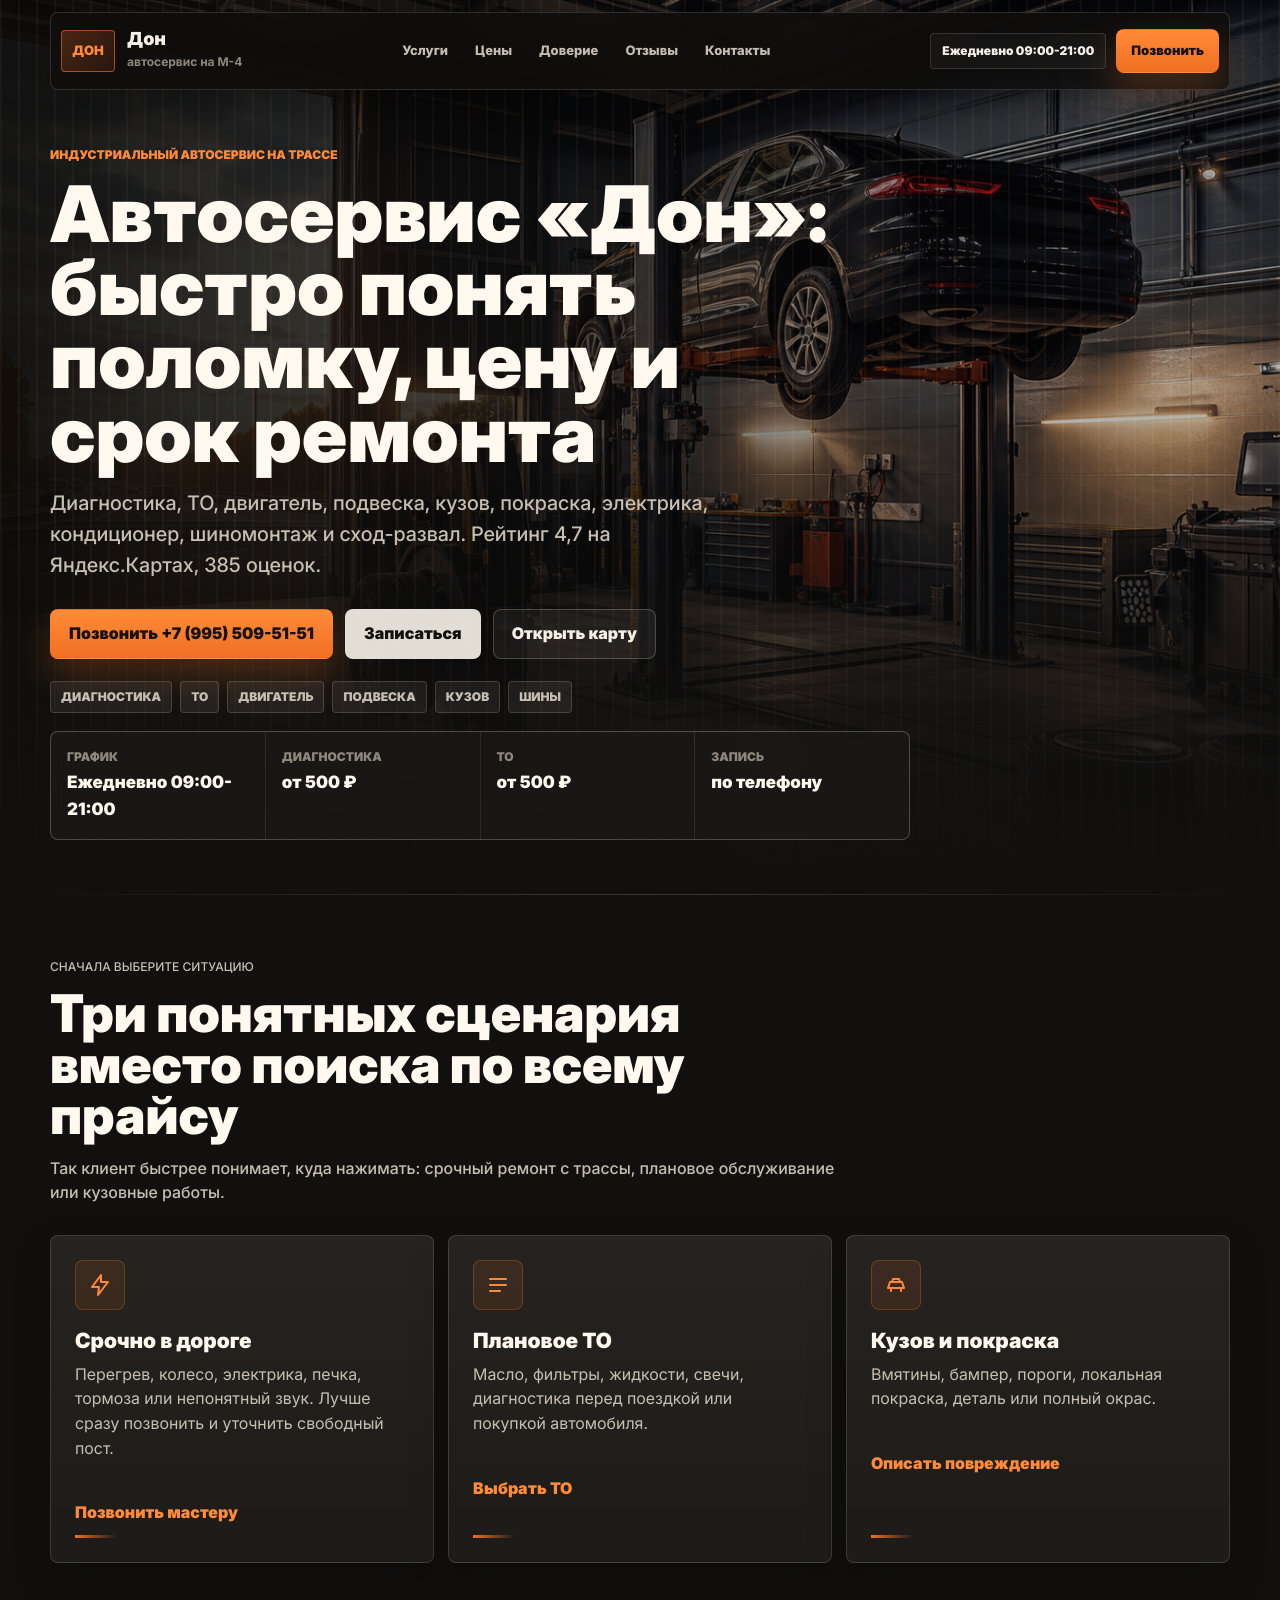
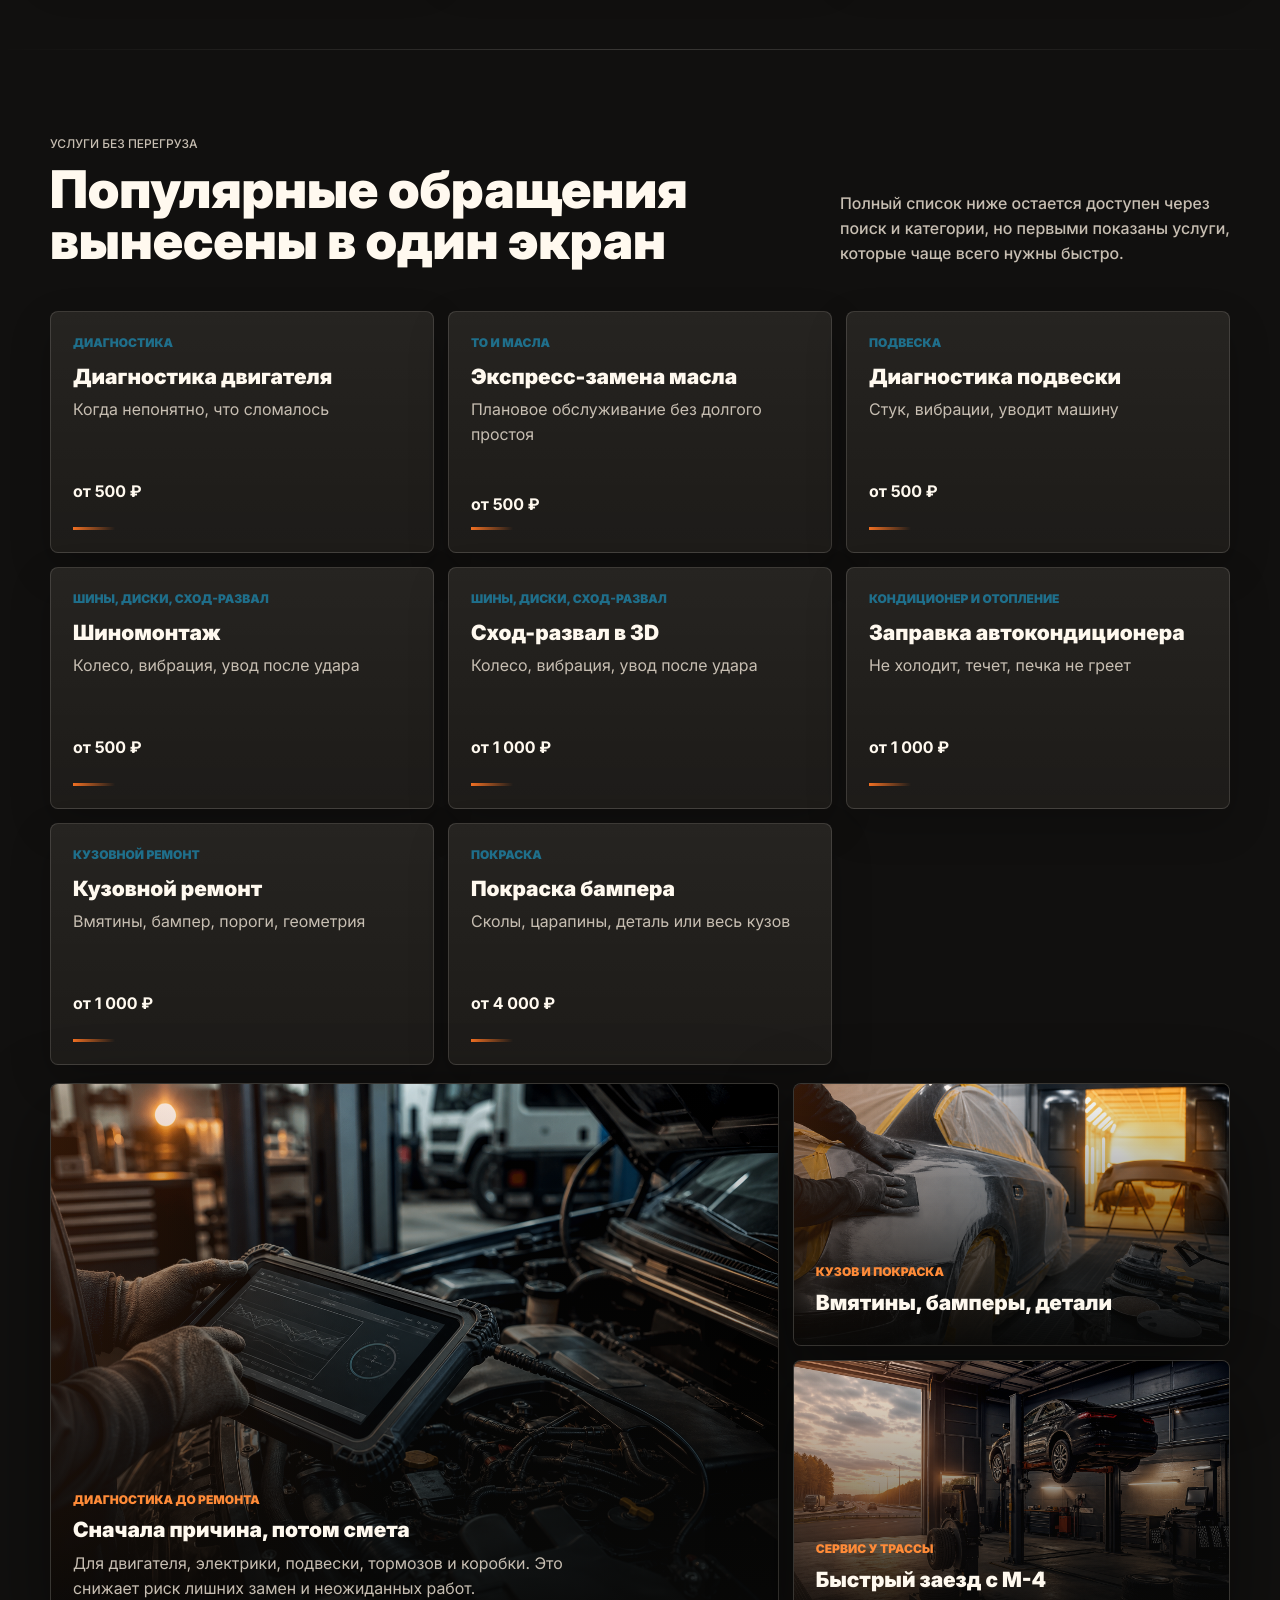
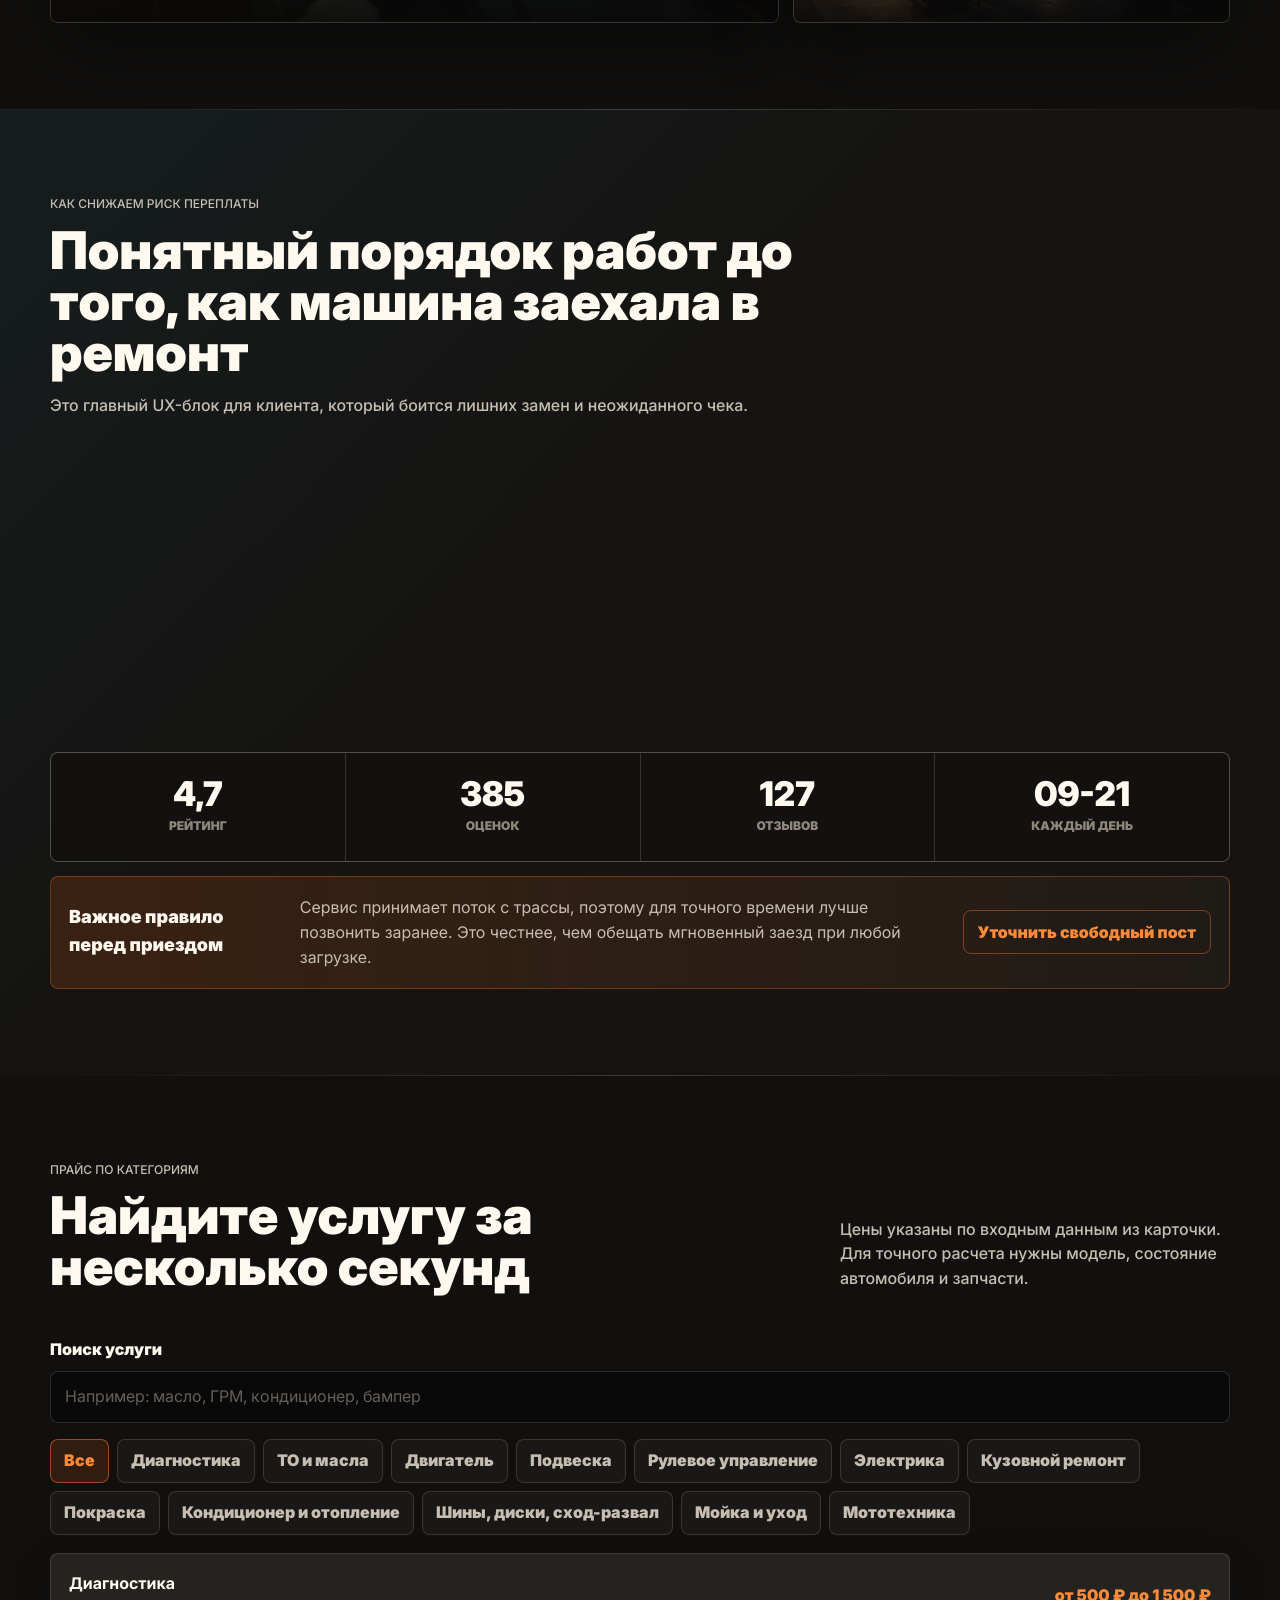
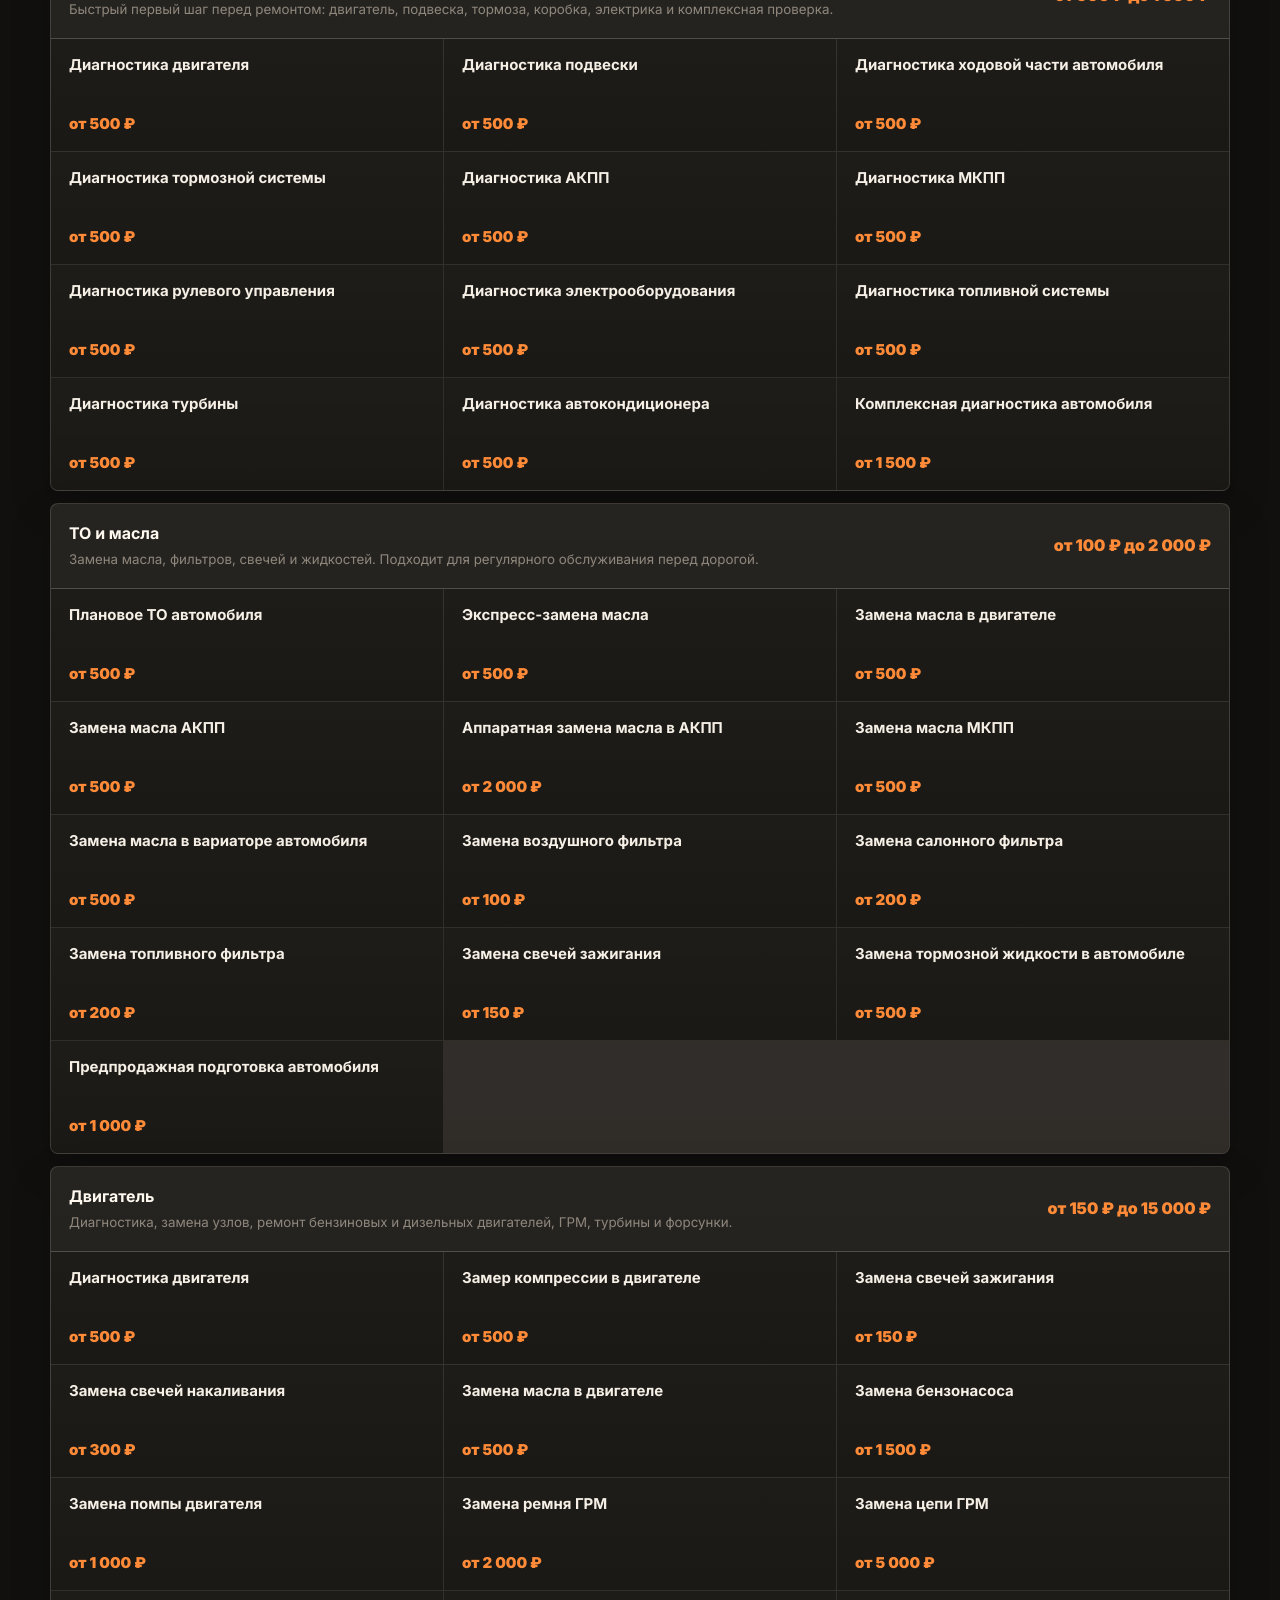
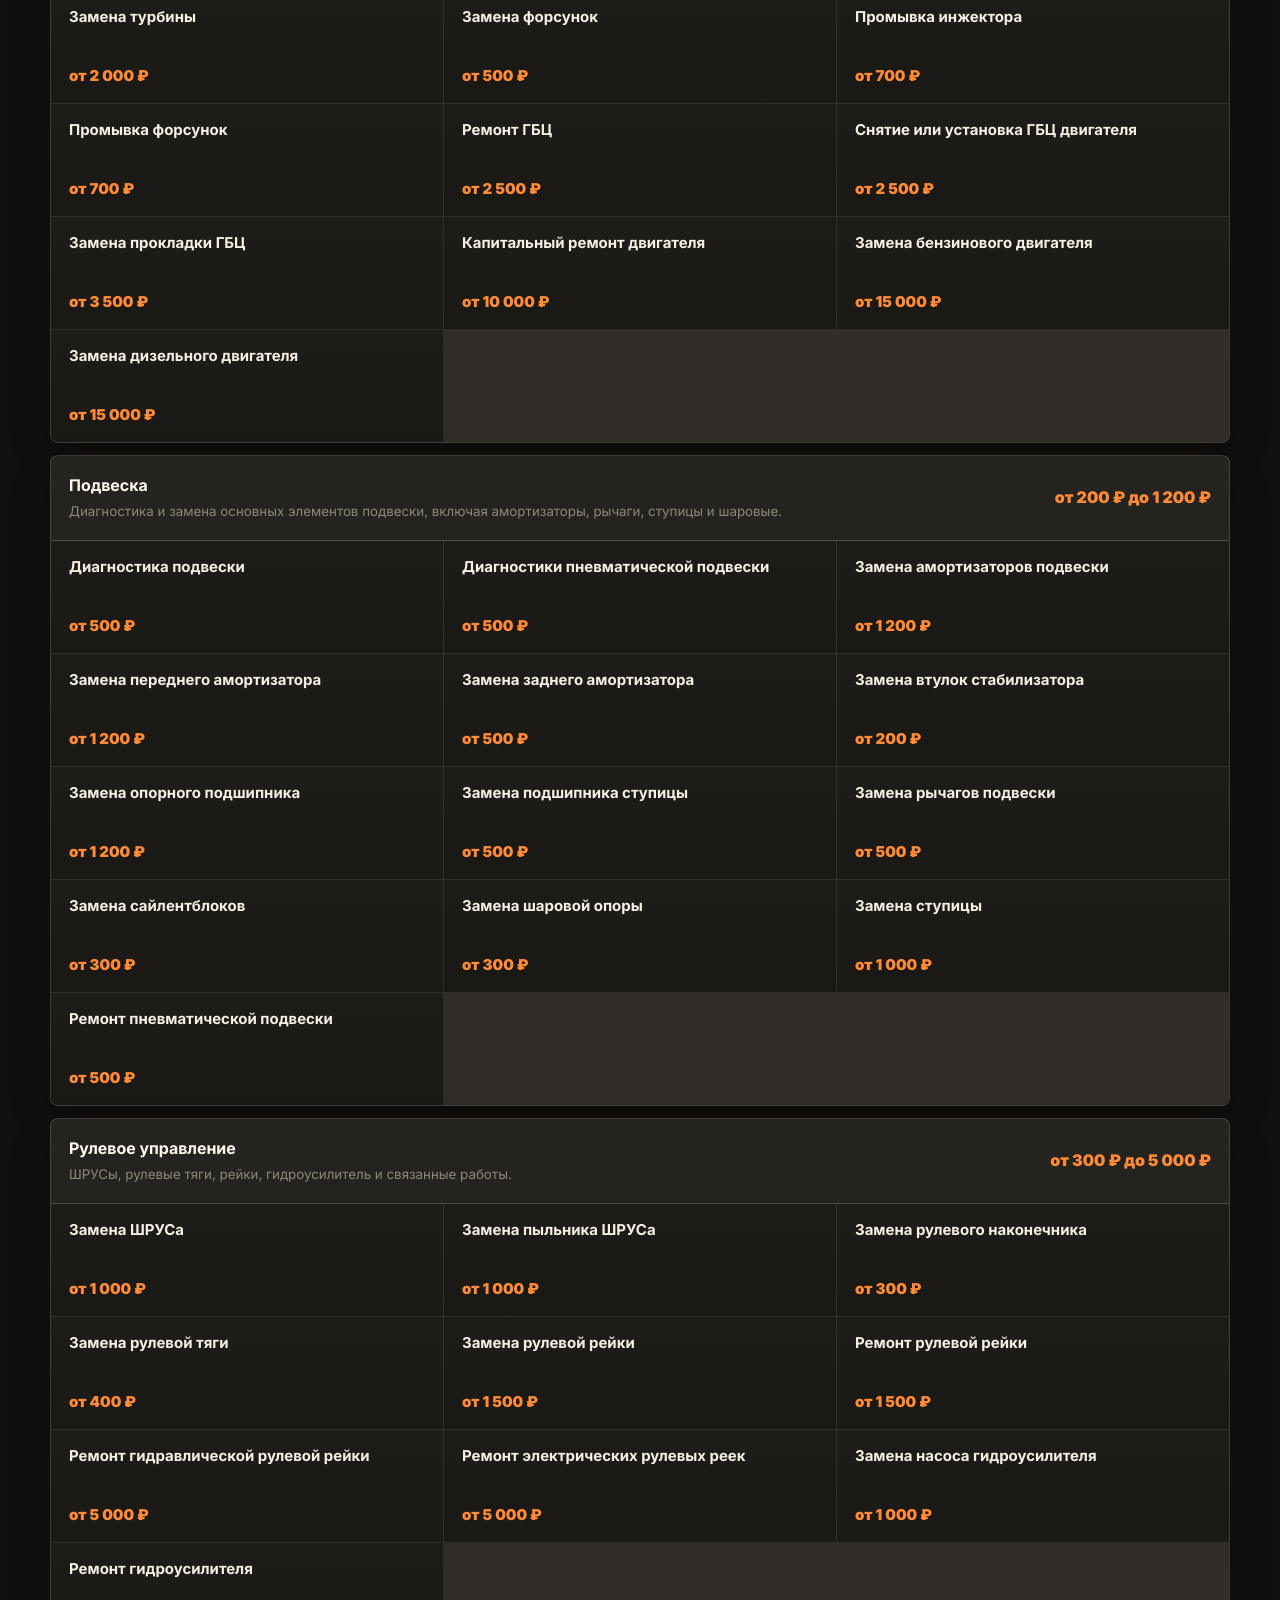
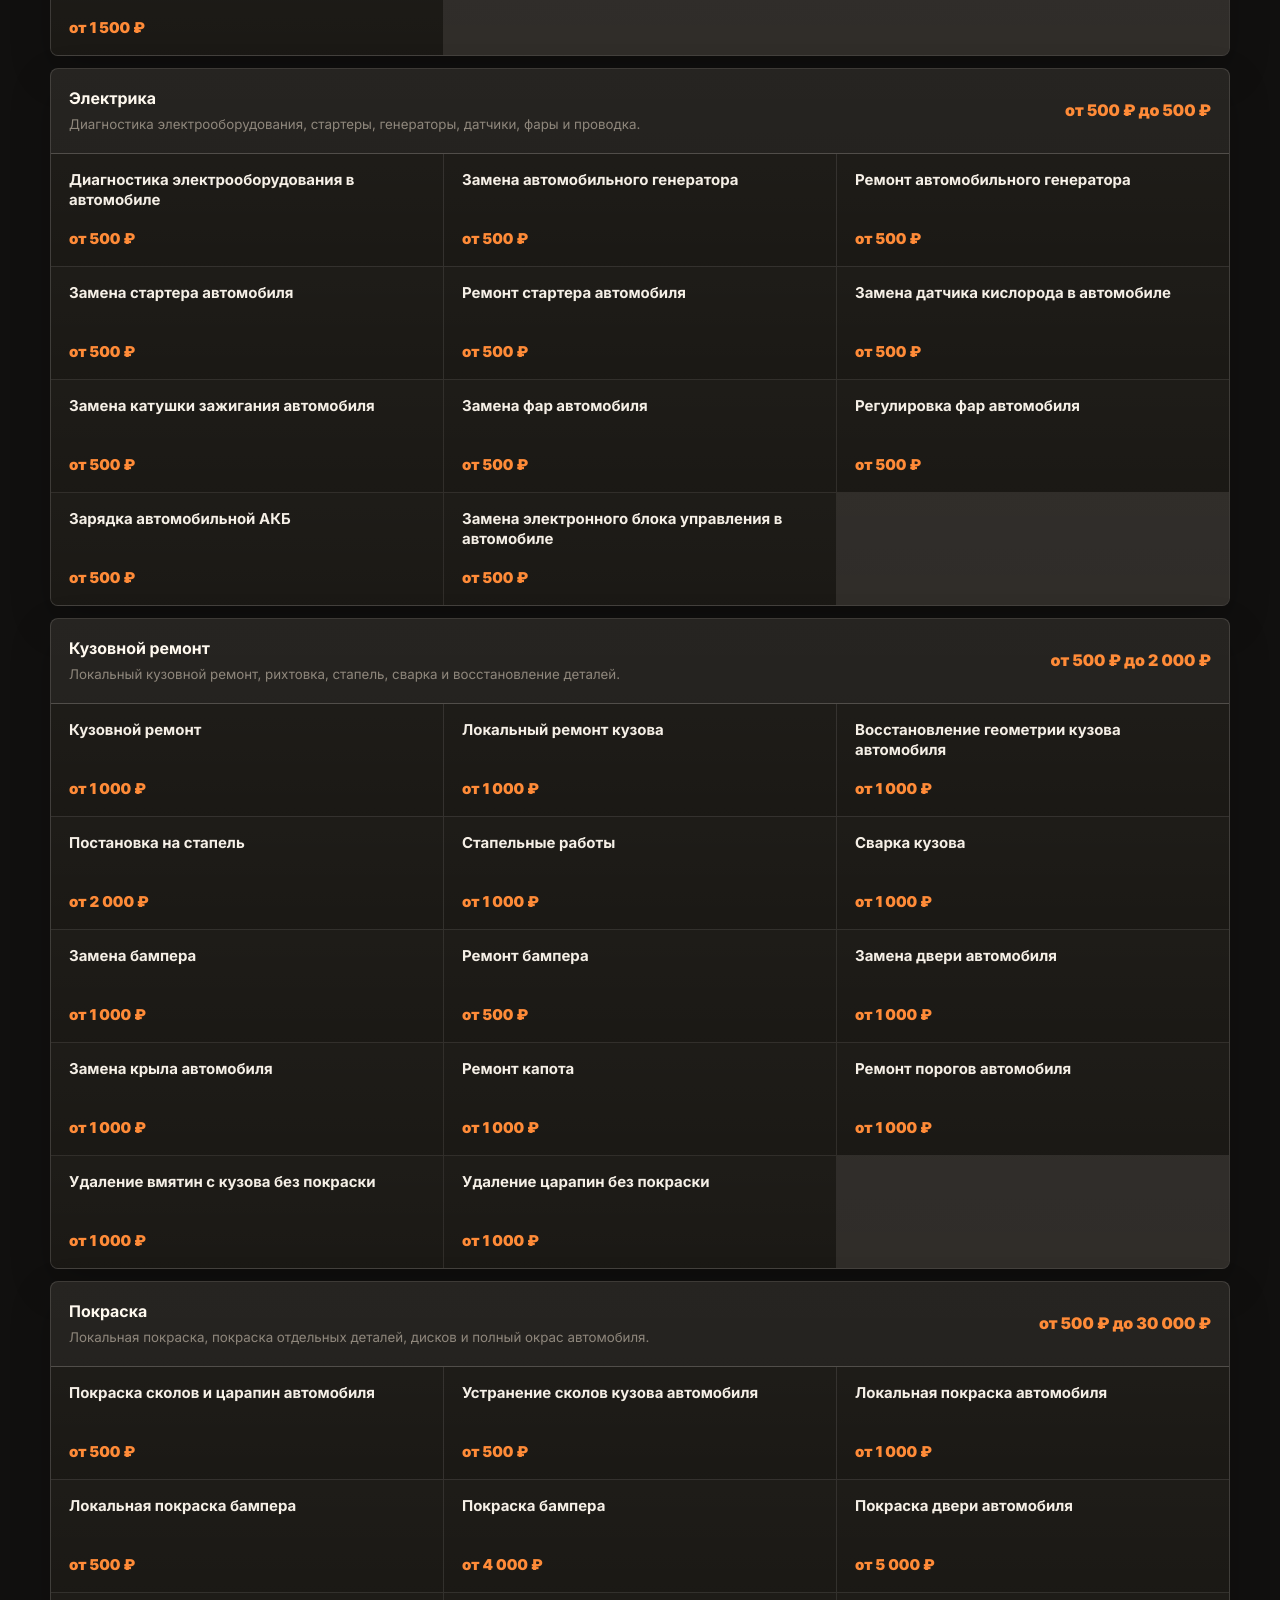
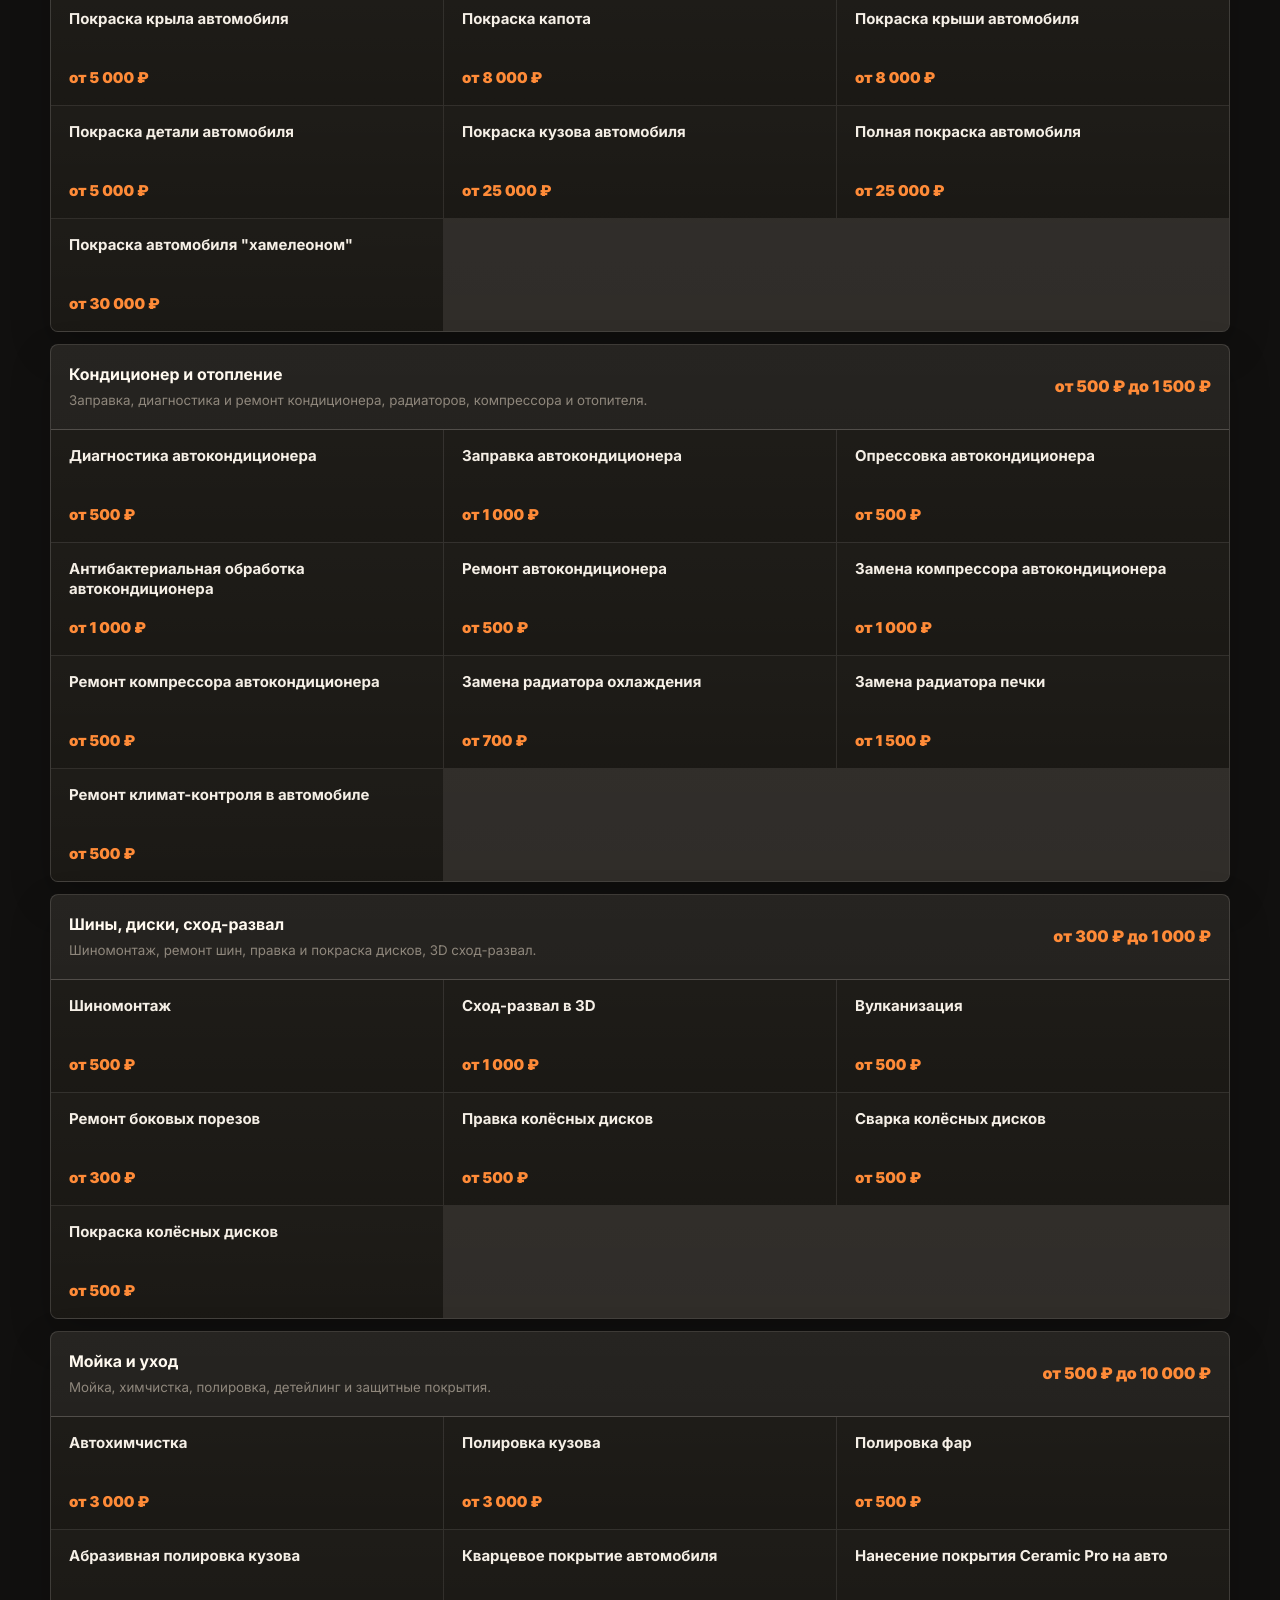
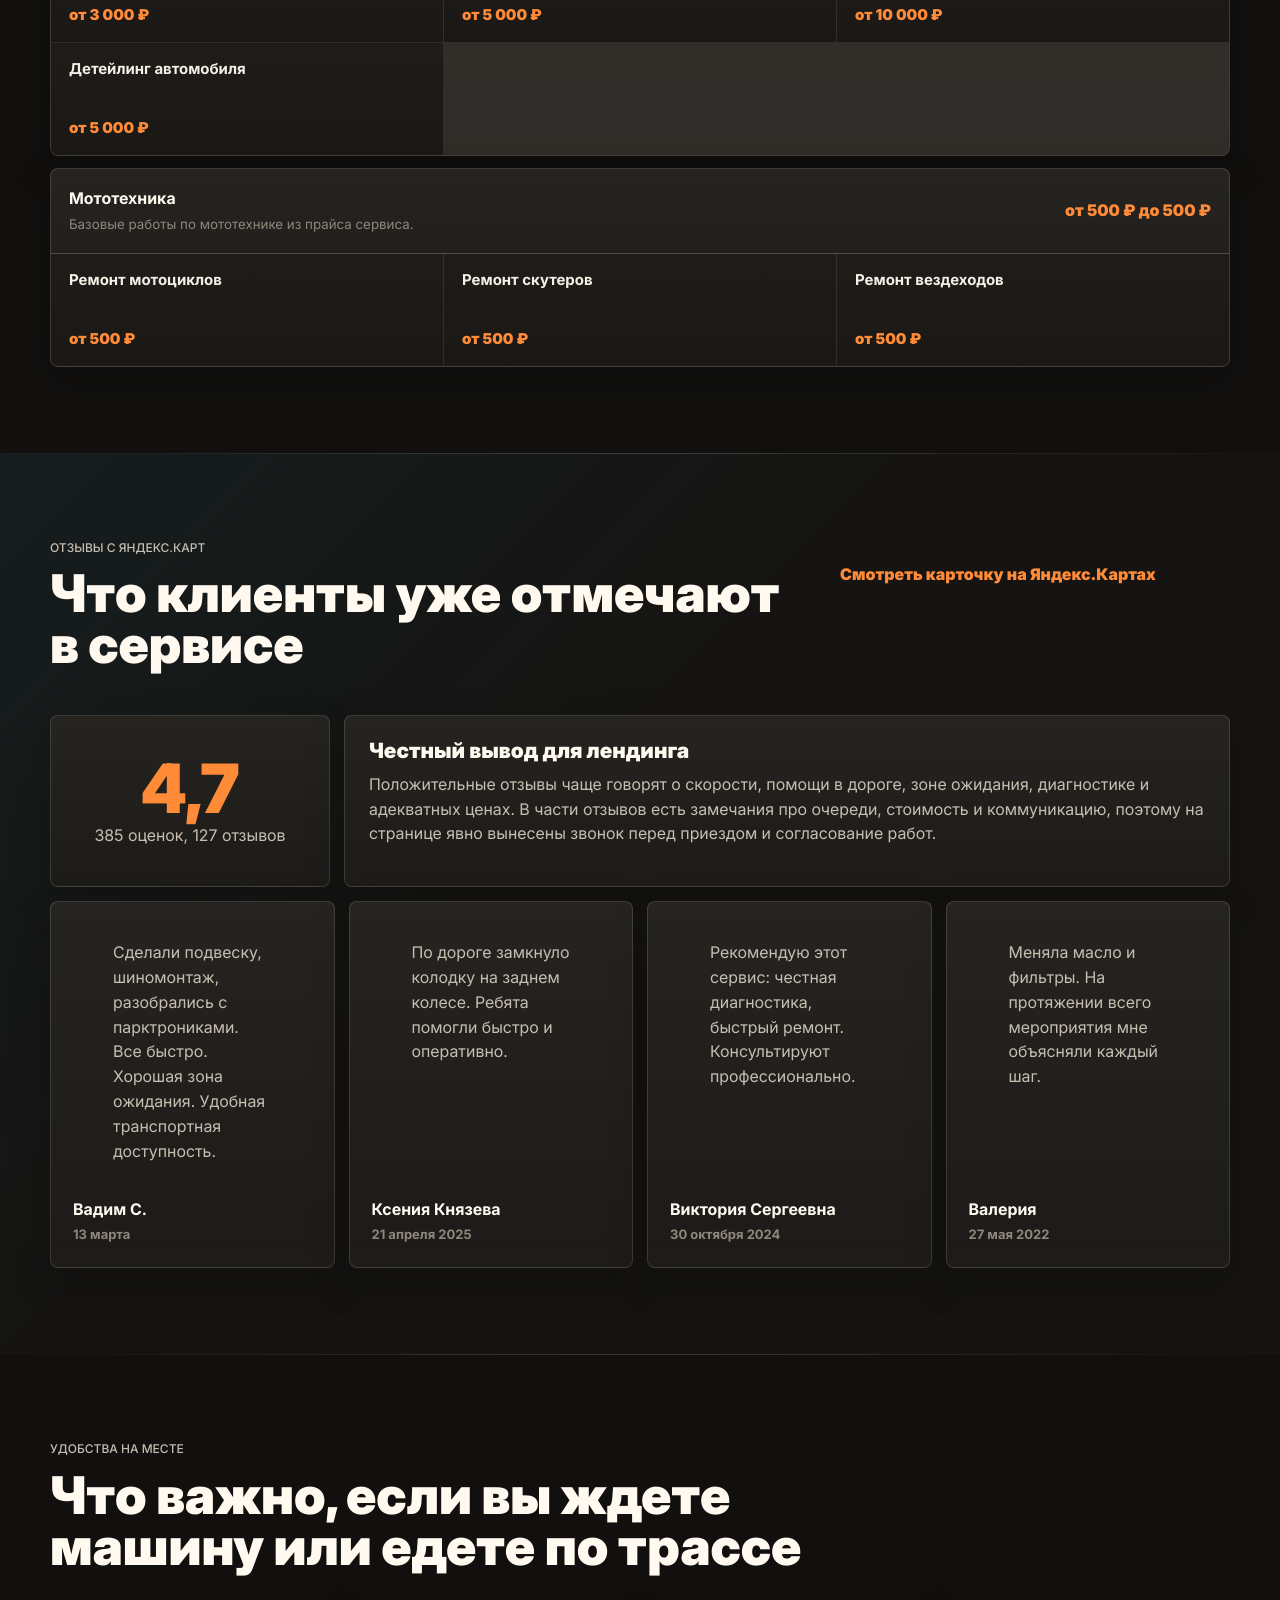
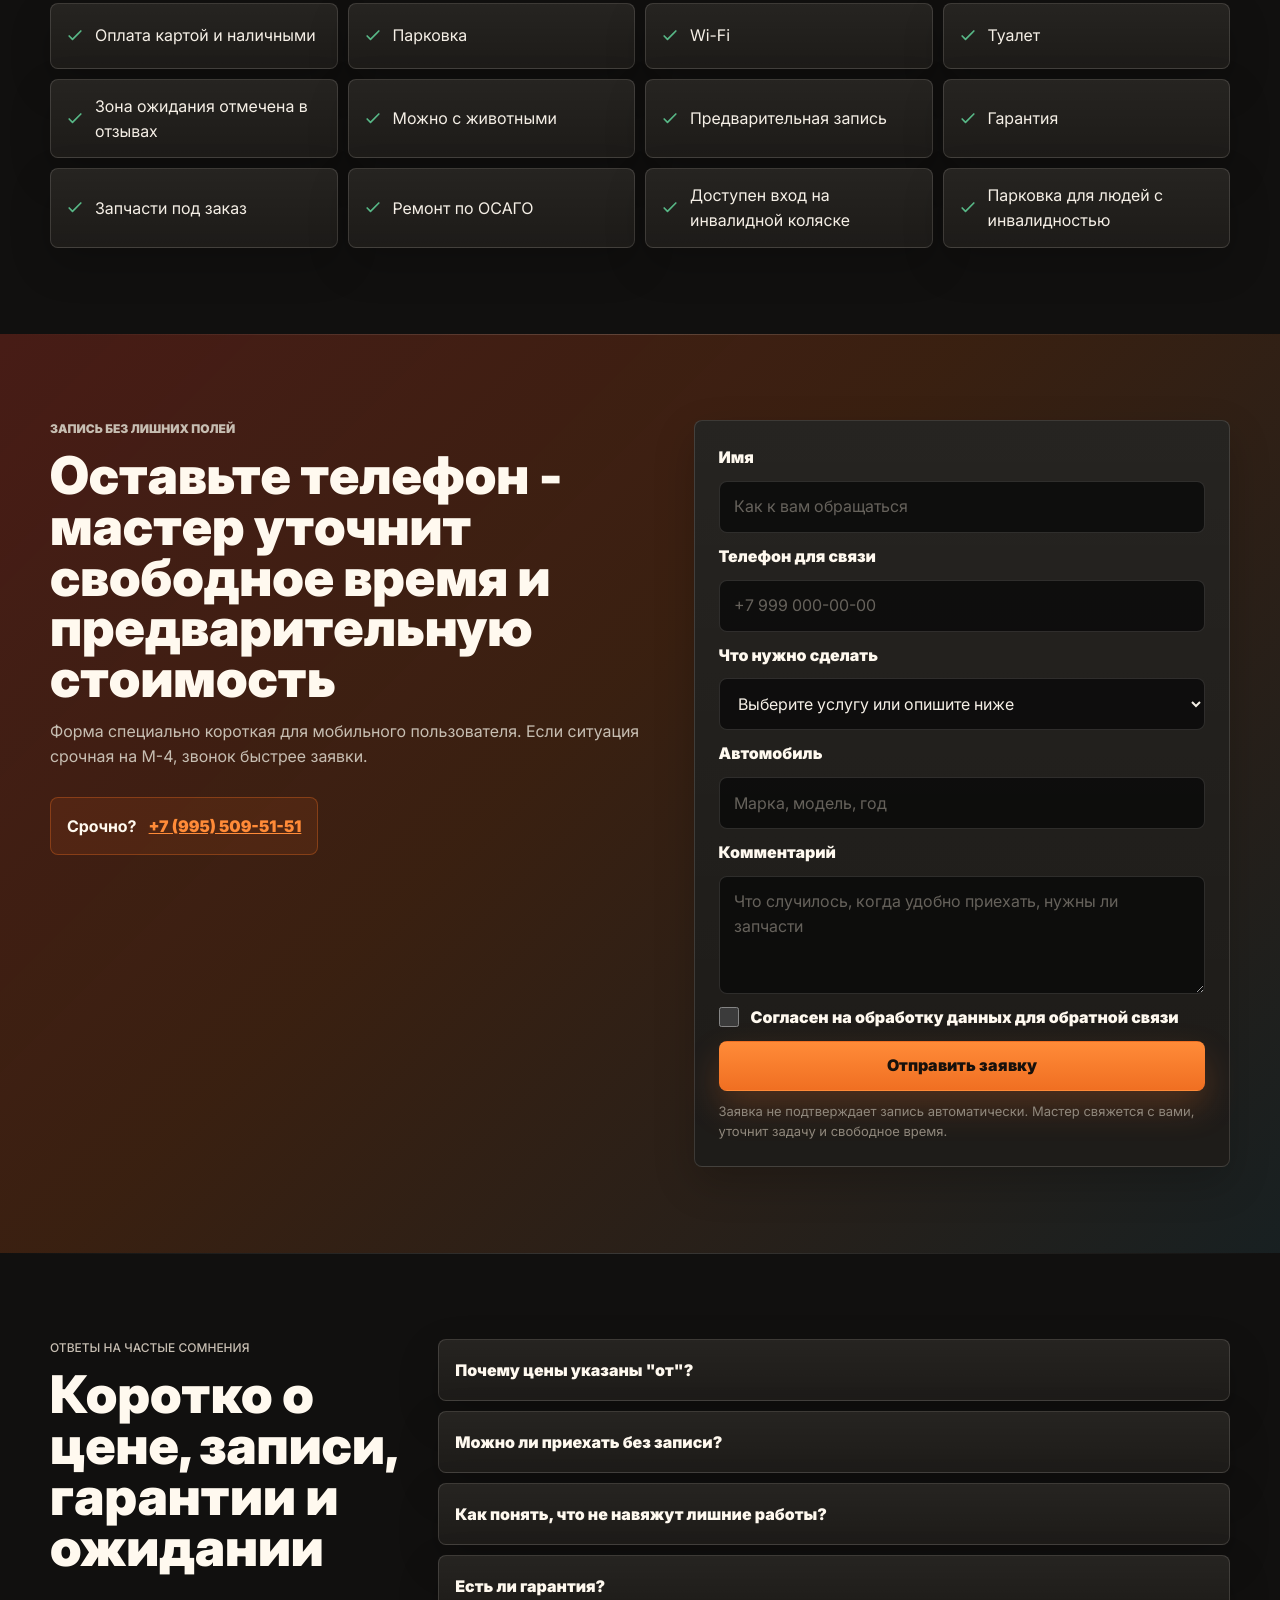
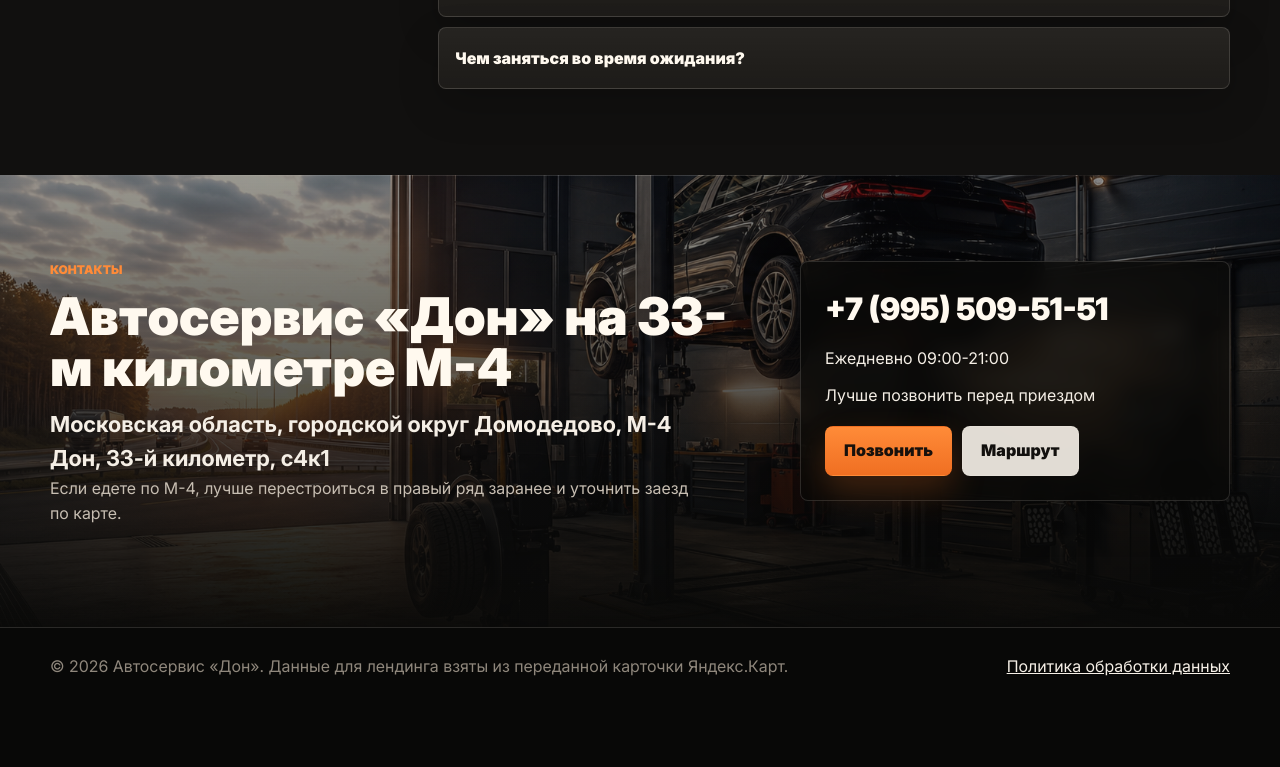
<file: index.html>
﻿<!doctype html>
<html lang="ru">
<head>
    <meta charset="utf-8">
    <meta name="viewport" content="width=device-width, initial-scale=1">
    <title>Автосервис Дон в Домодедово на М-4 - цены, услуги, запись</title>
    <meta name="description" content="Автосервис Дон на 33-м км М-4: рейтинг 4,7, 385 оценок, ежедневно 09:00-21:00. Диагностика от 500 ₽, ТО, двигатель, подвеска, кузовной ремонт, покраска, шиномонтаж.">
    <meta name="robots" content="index, follow">
    <meta property="og:type" content="website">
    <meta property="og:title" content="Автосервис Дон на М-4 Дон, 33-й километр">
    <meta property="og:description" content="Понятный прайс, быстрый звонок, маршрут в Яндекс.Картах и запись на ремонт автомобиля.">
    <meta property="og:image" content="assets/roadside-service-industrial.png">
    <link rel="preconnect" href="https://fonts.googleapis.com">
    <link rel="preconnect" href="https://fonts.gstatic.com" crossorigin>
    <link href="https://fonts.googleapis.com/css2?family=Inter:wght@400;500;600;700;800;900&display=swap" rel="stylesheet">
    <link rel="preload" href="assets/roadside-service-industrial.png" as="image">
    <link rel="preload" href="assets/diagnostics-industrial.png" as="image">
    <link rel="stylesheet" href="assets/styles.css">
    <script type="application/ld+json">{
    "@context": "https://schema.org",
    "@type": "AutoRepair",
    "name": "Дон",
    "description": "Автосервис на 33-м километре М-4 Дон: диагностика, ТО, двигатель, подвеска, кузовной ремонт, покраска, шиномонтаж и сход-развал.",
    "telephone": "+7 (995) 509-51-51",
    "address": {
        "@type": "PostalAddress",
        "addressCountry": "RU",
        "addressRegion": "Московская область",
        "addressLocality": "городской округ Домодедово",
        "streetAddress": "М-4 Дон, 33-й километр, с4к1"
    },
    "openingHoursSpecification": [
        {
            "@type": "OpeningHoursSpecification",
            "dayOfWeek": [
                "Monday",
                "Tuesday",
                "Wednesday",
                "Thursday",
                "Friday",
                "Saturday",
                "Sunday"
            ],
            "opens": "09:00",
            "closes": "21:00"
        }
    ],
    "aggregateRating": {
        "@type": "AggregateRating",
        "ratingValue": "4.7",
        "ratingCount": 385,
        "reviewCount": 127
    },
    "priceRange": "от 100 ₽",
    "sameAs": [
        "https://yandex.ru/maps/-/CPXYY2pa"
    ]
}</script>
</head>
<body data-static-page="true">
<a class="skip-link" href="#main">К содержанию</a>

<header class="site-header" data-header>
    <a class="brand" href="#top" aria-label="Автосервис Дон">
        <span class="brand-mark" aria-hidden="true">ДОН</span>
        <span>
            <strong>Дон</strong>
            <small>автосервис на М-4</small>
        </span>
    </a>
    <nav class="main-nav" aria-label="Основная навигация">
        <a href="#services">Услуги</a>
        <a href="#price">Цены</a>
        <a href="#trust">Доверие</a>
        <a href="#reviews">Отзывы</a>
        <a href="#contacts">Контакты</a>
    </nav>
    <div class="header-actions">
        <span class="open-pill">Ежедневно 09:00-21:00</span>
        <a class="btn btn-primary btn-small" href="tel:+79955095151">Позвонить</a>
    </div>
</header>

<main id="main">
    <section class="hero" id="top" aria-labelledby="hero-title">
        <div class="hero-overlay"></div>
        <div class="container hero-content">
            <p class="eyebrow">Индустриальный автосервис на трассе</p>
            <h1 id="hero-title">Автосервис «Дон»: быстро понять поломку, цену и срок ремонта</h1>
            <p class="hero-lead">Диагностика, ТО, двигатель, подвеска, кузов, покраска, электрика, кондиционер, шиномонтаж и сход-развал. Рейтинг 4,7 на Яндекс.Картах, 385 оценок.</p>
            <div class="hero-actions" aria-label="Быстрые действия">
                <a class="btn btn-primary" href="tel:+79955095151">Позвонить +7 (995) 509-51-51</a>
                <a class="btn btn-light" href="#lead-form">Записаться</a>
                <a class="btn btn-ghost" href="https://yandex.ru/maps/-/CPXYY2pa" target="_blank" rel="noopener">Открыть карту</a>
            </div>
            <div class="hero-service-line" aria-label="Ключевые направления">
                <span>Диагностика</span>
                <span>ТО</span>
                <span>Двигатель</span>
                <span>Подвеска</span>
                <span>Кузов</span>
                <span>Шины</span>
            </div>
            <dl class="hero-facts" aria-label="Ключевые факты">
                <div>
                    <dt>График</dt>
                    <dd>Ежедневно 09:00-21:00</dd>
                </div>
                <div>
                    <dt>Диагностика</dt>
                    <dd>от 500 ₽</dd>
                </div>
                <div>
                    <dt>ТО</dt>
                    <dd>от 500 ₽</dd>
                </div>
                <div>
                    <dt>Запись</dt>
                    <dd>по телефону</dd>
                </div>
            </dl>
        </div>
    </section>

    <section class="section section-tight intent-section" aria-labelledby="intent-title">
        <div class="container">
            <div class="section-heading">
                <p class="eyebrow">Сначала выберите ситуацию</p>
                <h2 id="intent-title">Три понятных сценария вместо поиска по всему прайсу</h2>
                <p>Так клиент быстрее понимает, куда нажимать: срочный ремонт с трассы, плановое обслуживание или кузовные работы.</p>
            </div>
            <div class="intent-grid">
                <article class="intent-card">
                    <span class="intent-icon" aria-hidden="true">
                        <svg viewBox="0 0 24 24"><path d="M13 2 4 14h7l-1 8 10-13h-7l0-7Z"/></svg>
                    </span>
                    <h3>Срочно в дороге</h3>
                    <p>Перегрев, колесо, электрика, печка, тормоза или непонятный звук. Лучше сразу позвонить и уточнить свободный пост.</p>
                    <a href="tel:+79955095151">Позвонить мастеру</a>
                </article>
                <article class="intent-card">
                    <span class="intent-icon" aria-hidden="true">
                        <svg viewBox="0 0 24 24"><path d="M4 6h16M4 12h16M4 18h10"/></svg>
                    </span>
                    <h3>Плановое ТО</h3>
                    <p>Масло, фильтры, жидкости, свечи, диагностика перед поездкой или покупкой автомобиля.</p>
                    <button type="button" data-service-select="Плановое ТО автомобиля">Выбрать ТО</button>
                </article>
                <article class="intent-card">
                    <span class="intent-icon" aria-hidden="true">
                        <svg viewBox="0 0 24 24"><path d="M4 15h16l-2-6H6l-2 6Zm3 0v3m10-3v3M8 9l1-3h6l1 3"/></svg>
                    </span>
                    <h3>Кузов и покраска</h3>
                    <p>Вмятины, бампер, пороги, локальная покраска, деталь или полный окрас.</p>
                    <button type="button" data-service-select="Кузовной ремонт">Описать повреждение</button>
                </article>
            </div>
        </div>
    </section>

    <section class="section" id="services" aria-labelledby="services-title">
        <div class="container">
            <div class="section-heading split-heading">
                <div>
                    <p class="eyebrow">Услуги без перегруза</p>
                    <h2 id="services-title">Популярные обращения вынесены в один экран</h2>
                </div>
                <p>Полный список ниже остается доступен через поиск и категории, но первыми показаны услуги, которые чаще всего нужны быстро.</p>
            </div>
            <div class="popular-grid">
                                                        <article class="service-tile">
                        <span>Диагностика</span>
                        <h3>Диагностика двигателя</h3>
                        <p>Когда непонятно, что сломалось</p>
                        <div class="tile-bottom">
                            <strong>от 500 ₽</strong>
                        </div>
                    </article>
                                                        <article class="service-tile">
                        <span>ТО и масла</span>
                        <h3>Экспресс-замена масла</h3>
                        <p>Плановое обслуживание без долгого простоя</p>
                        <div class="tile-bottom">
                            <strong>от 500 ₽</strong>
                        </div>
                    </article>
                                                        <article class="service-tile">
                        <span>Подвеска</span>
                        <h3>Диагностика подвески</h3>
                        <p>Стук, вибрации, уводит машину</p>
                        <div class="tile-bottom">
                            <strong>от 500 ₽</strong>
                        </div>
                    </article>
                                                        <article class="service-tile">
                        <span>Шины, диски, сход-развал</span>
                        <h3>Шиномонтаж</h3>
                        <p>Колесо, вибрация, увод после удара</p>
                        <div class="tile-bottom">
                            <strong>от 500 ₽</strong>
                        </div>
                    </article>
                                                        <article class="service-tile">
                        <span>Шины, диски, сход-развал</span>
                        <h3>Сход-развал в 3D</h3>
                        <p>Колесо, вибрация, увод после удара</p>
                        <div class="tile-bottom">
                            <strong>от 1 000 ₽</strong>
                        </div>
                    </article>
                                                        <article class="service-tile">
                        <span>Кондиционер и отопление</span>
                        <h3>Заправка автокондиционера</h3>
                        <p>Не холодит, течет, печка не греет</p>
                        <div class="tile-bottom">
                            <strong>от 1 000 ₽</strong>
                        </div>
                    </article>
                                                        <article class="service-tile">
                        <span>Кузовной ремонт</span>
                        <h3>Кузовной ремонт</h3>
                        <p>Вмятины, бампер, пороги, геометрия</p>
                        <div class="tile-bottom">
                            <strong>от 1 000 ₽</strong>
                        </div>
                    </article>
                                                        <article class="service-tile">
                        <span>Покраска</span>
                        <h3>Покраска бампера</h3>
                        <p>Сколы, царапины, деталь или весь кузов</p>
                        <div class="tile-bottom">
                            <strong>от 4 000 ₽</strong>
                        </div>
                    </article>
                            </div>

            <div class="industrial-showcase" aria-label="Фотографии направлений сервиса">
                <article class="showcase-card showcase-large">
                    <img src="assets/diagnostics-industrial.png" alt="Компьютерная диагностика автомобиля в сервисном боксе" loading="lazy">
                    <div>
                        <span>Диагностика до ремонта</span>
                        <h3>Сначала причина, потом смета</h3>
                        <p>Для двигателя, электрики, подвески, тормозов и коробки. Это снижает риск лишних замен и неожиданных работ.</p>
                    </div>
                </article>
                <article class="showcase-card">
                    <img src="assets/body-paint-industrial.png" alt="Подготовка кузова автомобиля к покраске" loading="lazy">
                    <div>
                        <span>Кузов и покраска</span>
                        <h3>Вмятины, бамперы, детали</h3>
                    </div>
                </article>
                <article class="showcase-card">
                    <img src="assets/roadside-service-industrial.png" alt="Автосервисный бокс у трассы с автомобилем на подъемнике" loading="lazy">
                    <div>
                        <span>Сервис у трассы</span>
                        <h3>Быстрый заезд с М-4</h3>
                    </div>
                </article>
            </div>
        </div>
    </section>

    <section class="section section-muted" id="trust" aria-labelledby="trust-title">
        <div class="container">
            <div class="section-heading">
                <p class="eyebrow">Как снижаем риск переплаты</p>
                <h2 id="trust-title">Понятный порядок работ до того, как машина заехала в ремонт</h2>
                <p>Это главный UX-блок для клиента, который боится лишних замен и неожиданного чека.</p>
            </div>
            <div class="process-grid">
                <article class="process-step">
                    <span>1</span>
                    <h3>Сначала симптом</h3>
                    <p>В заявке или по телефону опишите, что произошло: звук, ошибка, перегрев, удар, течь или плановое ТО.</p>
                </article>
                <article class="process-step">
                    <span>2</span>
                    <h3>Диагностика от 500 ₽</h3>
                    <p>Если причина неочевидна, начинайте с диагностики. Комплексная диагностика в прайсе указана от 1 500 ₽.</p>
                </article>
                <article class="process-step">
                    <span>3</span>
                    <h3>Согласование цены</h3>
                    <p>До ремонта уточните список работ, цену работ, необходимость запчастей и что будет согласовываться отдельно.</p>
                </article>
                <article class="process-step">
                    <span>4</span>
                    <h3>Ремонт и гарантия</h3>
                    <p>В карточке бизнеса указана гарантия. Условия лучше зафиксировать при приемке по конкретной работе.</p>
                </article>
            </div>
            <div class="proof-strip" aria-label="Факты из карточки бизнеса">
                <div>
                    <strong>4,7</strong>
                    <span>рейтинг</span>
                </div>
                <div>
                    <strong>385</strong>
                    <span>оценок</span>
                </div>
                <div>
                    <strong>127</strong>
                    <span>отзывов</span>
                </div>
                <div>
                    <strong>09-21</strong>
                    <span>каждый день</span>
                </div>
            </div>
            <div class="industrial-warning">
                <strong>Важное правило перед приездом</strong>
                <p>Сервис принимает поток с трассы, поэтому для точного времени лучше позвонить заранее. Это честнее, чем обещать мгновенный заезд при любой загрузке.</p>
                <a href="tel:+79955095151">Уточнить свободный пост</a>
            </div>
        </div>
    </section>

    <section class="section" id="price" aria-labelledby="price-title">
        <div class="container">
            <div class="section-heading split-heading">
                <div>
                    <p class="eyebrow">Прайс по категориям</p>
                    <h2 id="price-title">Найдите услугу за несколько секунд</h2>
                </div>
                <p>Цены указаны по входным данным из карточки. Для точного расчета нужны модель, состояние автомобиля и запчасти.</p>
            </div>

            <div class="price-tools" role="search">
                <label for="service-search">Поиск услуги</label>
                <input id="service-search" type="search" placeholder="Например: масло, ГРМ, кондиционер, бампер" data-service-search>
            </div>

            <div class="category-chips" aria-label="Фильтр категорий">
                <button class="chip is-active" type="button" data-category-filter="all">Все</button>
                                    <button class="chip" type="button" data-category-filter="diagnostics">Диагностика</button>
                                    <button class="chip" type="button" data-category-filter="maintenance">ТО и масла</button>
                                    <button class="chip" type="button" data-category-filter="engine">Двигатель</button>
                                    <button class="chip" type="button" data-category-filter="suspension">Подвеска</button>
                                    <button class="chip" type="button" data-category-filter="steering">Рулевое управление</button>
                                    <button class="chip" type="button" data-category-filter="electric">Электрика</button>
                                    <button class="chip" type="button" data-category-filter="body">Кузовной ремонт</button>
                                    <button class="chip" type="button" data-category-filter="paint">Покраска</button>
                                    <button class="chip" type="button" data-category-filter="climate">Кондиционер и отопление</button>
                                    <button class="chip" type="button" data-category-filter="tires">Шины, диски, сход-развал</button>
                                    <button class="chip" type="button" data-category-filter="wash">Мойка и уход</button>
                                    <button class="chip" type="button" data-category-filter="moto">Мототехника</button>
                            </div>

            <div class="price-list" data-price-list>
                                    <details class="price-group" open data-category="diagnostics">
                        <summary>
                            <span>
                                <strong>Диагностика</strong>
                                <small>Быстрый первый шаг перед ремонтом: двигатель, подвеска, тормоза, коробка, электрика и комплексная проверка.</small>
                            </span>
                            <span class="price-range">от 500 ₽ до 1 500 ₽</span>
                        </summary>
                        <div class="service-rows">
                                                            <div class="service-row" data-service-row data-category="diagnostics" data-search="Диагностика двигателя Диагностика">
                                    <span>Диагностика двигателя</span>
                                    <strong>от 500 ₽</strong>
                                </div>
                                                            <div class="service-row" data-service-row data-category="diagnostics" data-search="Диагностика подвески Диагностика">
                                    <span>Диагностика подвески</span>
                                    <strong>от 500 ₽</strong>
                                </div>
                                                            <div class="service-row" data-service-row data-category="diagnostics" data-search="Диагностика ходовой части автомобиля Диагностика">
                                    <span>Диагностика ходовой части автомобиля</span>
                                    <strong>от 500 ₽</strong>
                                </div>
                                                            <div class="service-row" data-service-row data-category="diagnostics" data-search="Диагностика тормозной системы Диагностика">
                                    <span>Диагностика тормозной системы</span>
                                    <strong>от 500 ₽</strong>
                                </div>
                                                            <div class="service-row" data-service-row data-category="diagnostics" data-search="Диагностика АКПП Диагностика">
                                    <span>Диагностика АКПП</span>
                                    <strong>от 500 ₽</strong>
                                </div>
                                                            <div class="service-row" data-service-row data-category="diagnostics" data-search="Диагностика МКПП Диагностика">
                                    <span>Диагностика МКПП</span>
                                    <strong>от 500 ₽</strong>
                                </div>
                                                            <div class="service-row" data-service-row data-category="diagnostics" data-search="Диагностика рулевого управления Диагностика">
                                    <span>Диагностика рулевого управления</span>
                                    <strong>от 500 ₽</strong>
                                </div>
                                                            <div class="service-row" data-service-row data-category="diagnostics" data-search="Диагностика электрооборудования Диагностика">
                                    <span>Диагностика электрооборудования</span>
                                    <strong>от 500 ₽</strong>
                                </div>
                                                            <div class="service-row" data-service-row data-category="diagnostics" data-search="Диагностика топливной системы Диагностика">
                                    <span>Диагностика топливной системы</span>
                                    <strong>от 500 ₽</strong>
                                </div>
                                                            <div class="service-row" data-service-row data-category="diagnostics" data-search="Диагностика турбины Диагностика">
                                    <span>Диагностика турбины</span>
                                    <strong>от 500 ₽</strong>
                                </div>
                                                            <div class="service-row" data-service-row data-category="diagnostics" data-search="Диагностика автокондиционера Диагностика">
                                    <span>Диагностика автокондиционера</span>
                                    <strong>от 500 ₽</strong>
                                </div>
                                                            <div class="service-row" data-service-row data-category="diagnostics" data-search="Комплексная диагностика автомобиля Диагностика">
                                    <span>Комплексная диагностика автомобиля</span>
                                    <strong>от 1 500 ₽</strong>
                                </div>
                                                    </div>
                    </details>
                                    <details class="price-group" open data-category="maintenance">
                        <summary>
                            <span>
                                <strong>ТО и масла</strong>
                                <small>Замена масла, фильтров, свечей и жидкостей. Подходит для регулярного обслуживания перед дорогой.</small>
                            </span>
                            <span class="price-range">от 100 ₽ до 2 000 ₽</span>
                        </summary>
                        <div class="service-rows">
                                                            <div class="service-row" data-service-row data-category="maintenance" data-search="Плановое ТО автомобиля ТО и масла">
                                    <span>Плановое ТО автомобиля</span>
                                    <strong>от 500 ₽</strong>
                                </div>
                                                            <div class="service-row" data-service-row data-category="maintenance" data-search="Экспресс-замена масла ТО и масла">
                                    <span>Экспресс-замена масла</span>
                                    <strong>от 500 ₽</strong>
                                </div>
                                                            <div class="service-row" data-service-row data-category="maintenance" data-search="Замена масла в двигателе ТО и масла">
                                    <span>Замена масла в двигателе</span>
                                    <strong>от 500 ₽</strong>
                                </div>
                                                            <div class="service-row" data-service-row data-category="maintenance" data-search="Замена масла АКПП ТО и масла">
                                    <span>Замена масла АКПП</span>
                                    <strong>от 500 ₽</strong>
                                </div>
                                                            <div class="service-row" data-service-row data-category="maintenance" data-search="Аппаратная замена масла в АКПП ТО и масла">
                                    <span>Аппаратная замена масла в АКПП</span>
                                    <strong>от 2 000 ₽</strong>
                                </div>
                                                            <div class="service-row" data-service-row data-category="maintenance" data-search="Замена масла МКПП ТО и масла">
                                    <span>Замена масла МКПП</span>
                                    <strong>от 500 ₽</strong>
                                </div>
                                                            <div class="service-row" data-service-row data-category="maintenance" data-search="Замена масла в вариаторе автомобиля ТО и масла">
                                    <span>Замена масла в вариаторе автомобиля</span>
                                    <strong>от 500 ₽</strong>
                                </div>
                                                            <div class="service-row" data-service-row data-category="maintenance" data-search="Замена воздушного фильтра ТО и масла">
                                    <span>Замена воздушного фильтра</span>
                                    <strong>от 100 ₽</strong>
                                </div>
                                                            <div class="service-row" data-service-row data-category="maintenance" data-search="Замена салонного фильтра ТО и масла">
                                    <span>Замена салонного фильтра</span>
                                    <strong>от 200 ₽</strong>
                                </div>
                                                            <div class="service-row" data-service-row data-category="maintenance" data-search="Замена топливного фильтра ТО и масла">
                                    <span>Замена топливного фильтра</span>
                                    <strong>от 200 ₽</strong>
                                </div>
                                                            <div class="service-row" data-service-row data-category="maintenance" data-search="Замена свечей зажигания ТО и масла">
                                    <span>Замена свечей зажигания</span>
                                    <strong>от 150 ₽</strong>
                                </div>
                                                            <div class="service-row" data-service-row data-category="maintenance" data-search="Замена тормозной жидкости в автомобиле ТО и масла">
                                    <span>Замена тормозной жидкости в автомобиле</span>
                                    <strong>от 500 ₽</strong>
                                </div>
                                                            <div class="service-row" data-service-row data-category="maintenance" data-search="Предпродажная подготовка автомобиля ТО и масла">
                                    <span>Предпродажная подготовка автомобиля</span>
                                    <strong>от 1 000 ₽</strong>
                                </div>
                                                    </div>
                    </details>
                                    <details class="price-group" open data-category="engine">
                        <summary>
                            <span>
                                <strong>Двигатель</strong>
                                <small>Диагностика, замена узлов, ремонт бензиновых и дизельных двигателей, ГРМ, турбины и форсунки.</small>
                            </span>
                            <span class="price-range">от 150 ₽ до 15 000 ₽</span>
                        </summary>
                        <div class="service-rows">
                                                            <div class="service-row" data-service-row data-category="engine" data-search="Диагностика двигателя Двигатель">
                                    <span>Диагностика двигателя</span>
                                    <strong>от 500 ₽</strong>
                                </div>
                                                            <div class="service-row" data-service-row data-category="engine" data-search="Замер компрессии в двигателе Двигатель">
                                    <span>Замер компрессии в двигателе</span>
                                    <strong>от 500 ₽</strong>
                                </div>
                                                            <div class="service-row" data-service-row data-category="engine" data-search="Замена свечей зажигания Двигатель">
                                    <span>Замена свечей зажигания</span>
                                    <strong>от 150 ₽</strong>
                                </div>
                                                            <div class="service-row" data-service-row data-category="engine" data-search="Замена свечей накаливания Двигатель">
                                    <span>Замена свечей накаливания</span>
                                    <strong>от 300 ₽</strong>
                                </div>
                                                            <div class="service-row" data-service-row data-category="engine" data-search="Замена масла в двигателе Двигатель">
                                    <span>Замена масла в двигателе</span>
                                    <strong>от 500 ₽</strong>
                                </div>
                                                            <div class="service-row" data-service-row data-category="engine" data-search="Замена бензонасоса Двигатель">
                                    <span>Замена бензонасоса</span>
                                    <strong>от 1 500 ₽</strong>
                                </div>
                                                            <div class="service-row" data-service-row data-category="engine" data-search="Замена помпы двигателя Двигатель">
                                    <span>Замена помпы двигателя</span>
                                    <strong>от 1 000 ₽</strong>
                                </div>
                                                            <div class="service-row" data-service-row data-category="engine" data-search="Замена ремня ГРМ Двигатель">
                                    <span>Замена ремня ГРМ</span>
                                    <strong>от 2 000 ₽</strong>
                                </div>
                                                            <div class="service-row" data-service-row data-category="engine" data-search="Замена цепи ГРМ Двигатель">
                                    <span>Замена цепи ГРМ</span>
                                    <strong>от 5 000 ₽</strong>
                                </div>
                                                            <div class="service-row" data-service-row data-category="engine" data-search="Замена турбины Двигатель">
                                    <span>Замена турбины</span>
                                    <strong>от 2 000 ₽</strong>
                                </div>
                                                            <div class="service-row" data-service-row data-category="engine" data-search="Замена форсунок Двигатель">
                                    <span>Замена форсунок</span>
                                    <strong>от 500 ₽</strong>
                                </div>
                                                            <div class="service-row" data-service-row data-category="engine" data-search="Промывка инжектора Двигатель">
                                    <span>Промывка инжектора</span>
                                    <strong>от 700 ₽</strong>
                                </div>
                                                            <div class="service-row" data-service-row data-category="engine" data-search="Промывка форсунок Двигатель">
                                    <span>Промывка форсунок</span>
                                    <strong>от 700 ₽</strong>
                                </div>
                                                            <div class="service-row" data-service-row data-category="engine" data-search="Ремонт ГБЦ Двигатель">
                                    <span>Ремонт ГБЦ</span>
                                    <strong>от 2 500 ₽</strong>
                                </div>
                                                            <div class="service-row" data-service-row data-category="engine" data-search="Снятие или установка ГБЦ двигателя Двигатель">
                                    <span>Снятие или установка ГБЦ двигателя</span>
                                    <strong>от 2 500 ₽</strong>
                                </div>
                                                            <div class="service-row" data-service-row data-category="engine" data-search="Замена прокладки ГБЦ Двигатель">
                                    <span>Замена прокладки ГБЦ</span>
                                    <strong>от 3 500 ₽</strong>
                                </div>
                                                            <div class="service-row" data-service-row data-category="engine" data-search="Капитальный ремонт двигателя Двигатель">
                                    <span>Капитальный ремонт двигателя</span>
                                    <strong>от 10 000 ₽</strong>
                                </div>
                                                            <div class="service-row" data-service-row data-category="engine" data-search="Замена бензинового двигателя Двигатель">
                                    <span>Замена бензинового двигателя</span>
                                    <strong>от 15 000 ₽</strong>
                                </div>
                                                            <div class="service-row" data-service-row data-category="engine" data-search="Замена дизельного двигателя Двигатель">
                                    <span>Замена дизельного двигателя</span>
                                    <strong>от 15 000 ₽</strong>
                                </div>
                                                    </div>
                    </details>
                                    <details class="price-group" open data-category="suspension">
                        <summary>
                            <span>
                                <strong>Подвеска</strong>
                                <small>Диагностика и замена основных элементов подвески, включая амортизаторы, рычаги, ступицы и шаровые.</small>
                            </span>
                            <span class="price-range">от 200 ₽ до 1 200 ₽</span>
                        </summary>
                        <div class="service-rows">
                                                            <div class="service-row" data-service-row data-category="suspension" data-search="Диагностика подвески Подвеска">
                                    <span>Диагностика подвески</span>
                                    <strong>от 500 ₽</strong>
                                </div>
                                                            <div class="service-row" data-service-row data-category="suspension" data-search="Диагностики пневматической подвески Подвеска">
                                    <span>Диагностики пневматической подвески</span>
                                    <strong>от 500 ₽</strong>
                                </div>
                                                            <div class="service-row" data-service-row data-category="suspension" data-search="Замена амортизаторов подвески Подвеска">
                                    <span>Замена амортизаторов подвески</span>
                                    <strong>от 1 200 ₽</strong>
                                </div>
                                                            <div class="service-row" data-service-row data-category="suspension" data-search="Замена переднего амортизатора Подвеска">
                                    <span>Замена переднего амортизатора</span>
                                    <strong>от 1 200 ₽</strong>
                                </div>
                                                            <div class="service-row" data-service-row data-category="suspension" data-search="Замена заднего амортизатора Подвеска">
                                    <span>Замена заднего амортизатора</span>
                                    <strong>от 500 ₽</strong>
                                </div>
                                                            <div class="service-row" data-service-row data-category="suspension" data-search="Замена втулок стабилизатора Подвеска">
                                    <span>Замена втулок стабилизатора</span>
                                    <strong>от 200 ₽</strong>
                                </div>
                                                            <div class="service-row" data-service-row data-category="suspension" data-search="Замена опорного подшипника Подвеска">
                                    <span>Замена опорного подшипника</span>
                                    <strong>от 1 200 ₽</strong>
                                </div>
                                                            <div class="service-row" data-service-row data-category="suspension" data-search="Замена подшипника ступицы Подвеска">
                                    <span>Замена подшипника ступицы</span>
                                    <strong>от 500 ₽</strong>
                                </div>
                                                            <div class="service-row" data-service-row data-category="suspension" data-search="Замена рычагов подвески Подвеска">
                                    <span>Замена рычагов подвески</span>
                                    <strong>от 500 ₽</strong>
                                </div>
                                                            <div class="service-row" data-service-row data-category="suspension" data-search="Замена сайлентблоков Подвеска">
                                    <span>Замена сайлентблоков</span>
                                    <strong>от 300 ₽</strong>
                                </div>
                                                            <div class="service-row" data-service-row data-category="suspension" data-search="Замена шаровой опоры Подвеска">
                                    <span>Замена шаровой опоры</span>
                                    <strong>от 300 ₽</strong>
                                </div>
                                                            <div class="service-row" data-service-row data-category="suspension" data-search="Замена ступицы Подвеска">
                                    <span>Замена ступицы</span>
                                    <strong>от 1 000 ₽</strong>
                                </div>
                                                            <div class="service-row" data-service-row data-category="suspension" data-search="Ремонт пневматической подвески Подвеска">
                                    <span>Ремонт пневматической подвески</span>
                                    <strong>от 500 ₽</strong>
                                </div>
                                                    </div>
                    </details>
                                    <details class="price-group" open data-category="steering">
                        <summary>
                            <span>
                                <strong>Рулевое управление</strong>
                                <small>ШРУСы, рулевые тяги, рейки, гидроусилитель и связанные работы.</small>
                            </span>
                            <span class="price-range">от 300 ₽ до 5 000 ₽</span>
                        </summary>
                        <div class="service-rows">
                                                            <div class="service-row" data-service-row data-category="steering" data-search="Замена ШРУСа Рулевое управление">
                                    <span>Замена ШРУСа</span>
                                    <strong>от 1 000 ₽</strong>
                                </div>
                                                            <div class="service-row" data-service-row data-category="steering" data-search="Замена пыльника ШРУСа Рулевое управление">
                                    <span>Замена пыльника ШРУСа</span>
                                    <strong>от 1 000 ₽</strong>
                                </div>
                                                            <div class="service-row" data-service-row data-category="steering" data-search="Замена рулевого наконечника Рулевое управление">
                                    <span>Замена рулевого наконечника</span>
                                    <strong>от 300 ₽</strong>
                                </div>
                                                            <div class="service-row" data-service-row data-category="steering" data-search="Замена рулевой тяги Рулевое управление">
                                    <span>Замена рулевой тяги</span>
                                    <strong>от 400 ₽</strong>
                                </div>
                                                            <div class="service-row" data-service-row data-category="steering" data-search="Замена рулевой рейки Рулевое управление">
                                    <span>Замена рулевой рейки</span>
                                    <strong>от 1 500 ₽</strong>
                                </div>
                                                            <div class="service-row" data-service-row data-category="steering" data-search="Ремонт рулевой рейки Рулевое управление">
                                    <span>Ремонт рулевой рейки</span>
                                    <strong>от 1 500 ₽</strong>
                                </div>
                                                            <div class="service-row" data-service-row data-category="steering" data-search="Ремонт гидравлической рулевой рейки Рулевое управление">
                                    <span>Ремонт гидравлической рулевой рейки</span>
                                    <strong>от 5 000 ₽</strong>
                                </div>
                                                            <div class="service-row" data-service-row data-category="steering" data-search="Ремонт электрических рулевых реек Рулевое управление">
                                    <span>Ремонт электрических рулевых реек</span>
                                    <strong>от 5 000 ₽</strong>
                                </div>
                                                            <div class="service-row" data-service-row data-category="steering" data-search="Замена насоса гидроусилителя Рулевое управление">
                                    <span>Замена насоса гидроусилителя</span>
                                    <strong>от 1 000 ₽</strong>
                                </div>
                                                            <div class="service-row" data-service-row data-category="steering" data-search="Ремонт гидроусилителя Рулевое управление">
                                    <span>Ремонт гидроусилителя</span>
                                    <strong>от 1 500 ₽</strong>
                                </div>
                                                    </div>
                    </details>
                                    <details class="price-group" open data-category="electric">
                        <summary>
                            <span>
                                <strong>Электрика</strong>
                                <small>Диагностика электрооборудования, стартеры, генераторы, датчики, фары и проводка.</small>
                            </span>
                            <span class="price-range">от 500 ₽ до 500 ₽</span>
                        </summary>
                        <div class="service-rows">
                                                            <div class="service-row" data-service-row data-category="electric" data-search="Диагностика электрооборудования в автомобиле Электрика">
                                    <span>Диагностика электрооборудования в автомобиле</span>
                                    <strong>от 500 ₽</strong>
                                </div>
                                                            <div class="service-row" data-service-row data-category="electric" data-search="Замена автомобильного генератора Электрика">
                                    <span>Замена автомобильного генератора</span>
                                    <strong>от 500 ₽</strong>
                                </div>
                                                            <div class="service-row" data-service-row data-category="electric" data-search="Ремонт автомобильного генератора Электрика">
                                    <span>Ремонт автомобильного генератора</span>
                                    <strong>от 500 ₽</strong>
                                </div>
                                                            <div class="service-row" data-service-row data-category="electric" data-search="Замена стартера автомобиля Электрика">
                                    <span>Замена стартера автомобиля</span>
                                    <strong>от 500 ₽</strong>
                                </div>
                                                            <div class="service-row" data-service-row data-category="electric" data-search="Ремонт стартера автомобиля Электрика">
                                    <span>Ремонт стартера автомобиля</span>
                                    <strong>от 500 ₽</strong>
                                </div>
                                                            <div class="service-row" data-service-row data-category="electric" data-search="Замена датчика кислорода в автомобиле Электрика">
                                    <span>Замена датчика кислорода в автомобиле</span>
                                    <strong>от 500 ₽</strong>
                                </div>
                                                            <div class="service-row" data-service-row data-category="electric" data-search="Замена катушки зажигания автомобиля Электрика">
                                    <span>Замена катушки зажигания автомобиля</span>
                                    <strong>от 500 ₽</strong>
                                </div>
                                                            <div class="service-row" data-service-row data-category="electric" data-search="Замена фар автомобиля Электрика">
                                    <span>Замена фар автомобиля</span>
                                    <strong>от 500 ₽</strong>
                                </div>
                                                            <div class="service-row" data-service-row data-category="electric" data-search="Регулировка фар автомобиля Электрика">
                                    <span>Регулировка фар автомобиля</span>
                                    <strong>от 500 ₽</strong>
                                </div>
                                                            <div class="service-row" data-service-row data-category="electric" data-search="Зарядка автомобильной АКБ Электрика">
                                    <span>Зарядка автомобильной АКБ</span>
                                    <strong>от 500 ₽</strong>
                                </div>
                                                            <div class="service-row" data-service-row data-category="electric" data-search="Замена электронного блока управления в автомобиле Электрика">
                                    <span>Замена электронного блока управления в автомобиле</span>
                                    <strong>от 500 ₽</strong>
                                </div>
                                                    </div>
                    </details>
                                    <details class="price-group" open data-category="body">
                        <summary>
                            <span>
                                <strong>Кузовной ремонт</strong>
                                <small>Локальный кузовной ремонт, рихтовка, стапель, сварка и восстановление деталей.</small>
                            </span>
                            <span class="price-range">от 500 ₽ до 2 000 ₽</span>
                        </summary>
                        <div class="service-rows">
                                                            <div class="service-row" data-service-row data-category="body" data-search="Кузовной ремонт Кузовной ремонт">
                                    <span>Кузовной ремонт</span>
                                    <strong>от 1 000 ₽</strong>
                                </div>
                                                            <div class="service-row" data-service-row data-category="body" data-search="Локальный ремонт кузова Кузовной ремонт">
                                    <span>Локальный ремонт кузова</span>
                                    <strong>от 1 000 ₽</strong>
                                </div>
                                                            <div class="service-row" data-service-row data-category="body" data-search="Восстановление геометрии кузова автомобиля Кузовной ремонт">
                                    <span>Восстановление геометрии кузова автомобиля</span>
                                    <strong>от 1 000 ₽</strong>
                                </div>
                                                            <div class="service-row" data-service-row data-category="body" data-search="Постановка на стапель Кузовной ремонт">
                                    <span>Постановка на стапель</span>
                                    <strong>от 2 000 ₽</strong>
                                </div>
                                                            <div class="service-row" data-service-row data-category="body" data-search="Стапельные работы Кузовной ремонт">
                                    <span>Стапельные работы</span>
                                    <strong>от 1 000 ₽</strong>
                                </div>
                                                            <div class="service-row" data-service-row data-category="body" data-search="Сварка кузова Кузовной ремонт">
                                    <span>Сварка кузова</span>
                                    <strong>от 1 000 ₽</strong>
                                </div>
                                                            <div class="service-row" data-service-row data-category="body" data-search="Замена бампера Кузовной ремонт">
                                    <span>Замена бампера</span>
                                    <strong>от 1 000 ₽</strong>
                                </div>
                                                            <div class="service-row" data-service-row data-category="body" data-search="Ремонт бампера Кузовной ремонт">
                                    <span>Ремонт бампера</span>
                                    <strong>от 500 ₽</strong>
                                </div>
                                                            <div class="service-row" data-service-row data-category="body" data-search="Замена двери автомобиля Кузовной ремонт">
                                    <span>Замена двери автомобиля</span>
                                    <strong>от 1 000 ₽</strong>
                                </div>
                                                            <div class="service-row" data-service-row data-category="body" data-search="Замена крыла автомобиля Кузовной ремонт">
                                    <span>Замена крыла автомобиля</span>
                                    <strong>от 1 000 ₽</strong>
                                </div>
                                                            <div class="service-row" data-service-row data-category="body" data-search="Ремонт капота Кузовной ремонт">
                                    <span>Ремонт капота</span>
                                    <strong>от 1 000 ₽</strong>
                                </div>
                                                            <div class="service-row" data-service-row data-category="body" data-search="Ремонт порогов автомобиля Кузовной ремонт">
                                    <span>Ремонт порогов автомобиля</span>
                                    <strong>от 1 000 ₽</strong>
                                </div>
                                                            <div class="service-row" data-service-row data-category="body" data-search="Удаление вмятин с кузова без покраски Кузовной ремонт">
                                    <span>Удаление вмятин с кузова без покраски</span>
                                    <strong>от 1 000 ₽</strong>
                                </div>
                                                            <div class="service-row" data-service-row data-category="body" data-search="Удаление царапин без покраски Кузовной ремонт">
                                    <span>Удаление царапин без покраски</span>
                                    <strong>от 1 000 ₽</strong>
                                </div>
                                                    </div>
                    </details>
                                    <details class="price-group" open data-category="paint">
                        <summary>
                            <span>
                                <strong>Покраска</strong>
                                <small>Локальная покраска, покраска отдельных деталей, дисков и полный окрас автомобиля.</small>
                            </span>
                            <span class="price-range">от 500 ₽ до 30 000 ₽</span>
                        </summary>
                        <div class="service-rows">
                                                            <div class="service-row" data-service-row data-category="paint" data-search="Покраска сколов и царапин автомобиля Покраска">
                                    <span>Покраска сколов и царапин автомобиля</span>
                                    <strong>от 500 ₽</strong>
                                </div>
                                                            <div class="service-row" data-service-row data-category="paint" data-search="Устранение сколов кузова автомобиля Покраска">
                                    <span>Устранение сколов кузова автомобиля</span>
                                    <strong>от 500 ₽</strong>
                                </div>
                                                            <div class="service-row" data-service-row data-category="paint" data-search="Локальная покраска автомобиля Покраска">
                                    <span>Локальная покраска автомобиля</span>
                                    <strong>от 1 000 ₽</strong>
                                </div>
                                                            <div class="service-row" data-service-row data-category="paint" data-search="Локальная покраска бампера Покраска">
                                    <span>Локальная покраска бампера</span>
                                    <strong>от 500 ₽</strong>
                                </div>
                                                            <div class="service-row" data-service-row data-category="paint" data-search="Покраска бампера Покраска">
                                    <span>Покраска бампера</span>
                                    <strong>от 4 000 ₽</strong>
                                </div>
                                                            <div class="service-row" data-service-row data-category="paint" data-search="Покраска двери автомобиля Покраска">
                                    <span>Покраска двери автомобиля</span>
                                    <strong>от 5 000 ₽</strong>
                                </div>
                                                            <div class="service-row" data-service-row data-category="paint" data-search="Покраска крыла автомобиля Покраска">
                                    <span>Покраска крыла автомобиля</span>
                                    <strong>от 5 000 ₽</strong>
                                </div>
                                                            <div class="service-row" data-service-row data-category="paint" data-search="Покраска капота Покраска">
                                    <span>Покраска капота</span>
                                    <strong>от 8 000 ₽</strong>
                                </div>
                                                            <div class="service-row" data-service-row data-category="paint" data-search="Покраска крыши автомобиля Покраска">
                                    <span>Покраска крыши автомобиля</span>
                                    <strong>от 8 000 ₽</strong>
                                </div>
                                                            <div class="service-row" data-service-row data-category="paint" data-search="Покраска детали автомобиля Покраска">
                                    <span>Покраска детали автомобиля</span>
                                    <strong>от 5 000 ₽</strong>
                                </div>
                                                            <div class="service-row" data-service-row data-category="paint" data-search="Покраска кузова автомобиля Покраска">
                                    <span>Покраска кузова автомобиля</span>
                                    <strong>от 25 000 ₽</strong>
                                </div>
                                                            <div class="service-row" data-service-row data-category="paint" data-search="Полная покраска автомобиля Покраска">
                                    <span>Полная покраска автомобиля</span>
                                    <strong>от 25 000 ₽</strong>
                                </div>
                                                            <div class="service-row" data-service-row data-category="paint" data-search="Покраска автомобиля &quot;хамелеоном&quot; Покраска">
                                    <span>Покраска автомобиля &quot;хамелеоном&quot;</span>
                                    <strong>от 30 000 ₽</strong>
                                </div>
                                                    </div>
                    </details>
                                    <details class="price-group" open data-category="climate">
                        <summary>
                            <span>
                                <strong>Кондиционер и отопление</strong>
                                <small>Заправка, диагностика и ремонт кондиционера, радиаторов, компрессора и отопителя.</small>
                            </span>
                            <span class="price-range">от 500 ₽ до 1 500 ₽</span>
                        </summary>
                        <div class="service-rows">
                                                            <div class="service-row" data-service-row data-category="climate" data-search="Диагностика автокондиционера Кондиционер и отопление">
                                    <span>Диагностика автокондиционера</span>
                                    <strong>от 500 ₽</strong>
                                </div>
                                                            <div class="service-row" data-service-row data-category="climate" data-search="Заправка автокондиционера Кондиционер и отопление">
                                    <span>Заправка автокондиционера</span>
                                    <strong>от 1 000 ₽</strong>
                                </div>
                                                            <div class="service-row" data-service-row data-category="climate" data-search="Опрессовка автокондиционера Кондиционер и отопление">
                                    <span>Опрессовка автокондиционера</span>
                                    <strong>от 500 ₽</strong>
                                </div>
                                                            <div class="service-row" data-service-row data-category="climate" data-search="Антибактериальная обработка автокондиционера Кондиционер и отопление">
                                    <span>Антибактериальная обработка автокондиционера</span>
                                    <strong>от 1 000 ₽</strong>
                                </div>
                                                            <div class="service-row" data-service-row data-category="climate" data-search="Ремонт автокондиционера Кондиционер и отопление">
                                    <span>Ремонт автокондиционера</span>
                                    <strong>от 500 ₽</strong>
                                </div>
                                                            <div class="service-row" data-service-row data-category="climate" data-search="Замена компрессора автокондиционера Кондиционер и отопление">
                                    <span>Замена компрессора автокондиционера</span>
                                    <strong>от 1 000 ₽</strong>
                                </div>
                                                            <div class="service-row" data-service-row data-category="climate" data-search="Ремонт компрессора автокондиционера Кондиционер и отопление">
                                    <span>Ремонт компрессора автокондиционера</span>
                                    <strong>от 500 ₽</strong>
                                </div>
                                                            <div class="service-row" data-service-row data-category="climate" data-search="Замена радиатора охлаждения Кондиционер и отопление">
                                    <span>Замена радиатора охлаждения</span>
                                    <strong>от 700 ₽</strong>
                                </div>
                                                            <div class="service-row" data-service-row data-category="climate" data-search="Замена радиатора печки Кондиционер и отопление">
                                    <span>Замена радиатора печки</span>
                                    <strong>от 1 500 ₽</strong>
                                </div>
                                                            <div class="service-row" data-service-row data-category="climate" data-search="Ремонт климат-контроля в автомобиле Кондиционер и отопление">
                                    <span>Ремонт климат-контроля в автомобиле</span>
                                    <strong>от 500 ₽</strong>
                                </div>
                                                    </div>
                    </details>
                                    <details class="price-group" open data-category="tires">
                        <summary>
                            <span>
                                <strong>Шины, диски, сход-развал</strong>
                                <small>Шиномонтаж, ремонт шин, правка и покраска дисков, 3D сход-развал.</small>
                            </span>
                            <span class="price-range">от 300 ₽ до 1 000 ₽</span>
                        </summary>
                        <div class="service-rows">
                                                            <div class="service-row" data-service-row data-category="tires" data-search="Шиномонтаж Шины, диски, сход-развал">
                                    <span>Шиномонтаж</span>
                                    <strong>от 500 ₽</strong>
                                </div>
                                                            <div class="service-row" data-service-row data-category="tires" data-search="Сход-развал в 3D Шины, диски, сход-развал">
                                    <span>Сход-развал в 3D</span>
                                    <strong>от 1 000 ₽</strong>
                                </div>
                                                            <div class="service-row" data-service-row data-category="tires" data-search="Вулканизация Шины, диски, сход-развал">
                                    <span>Вулканизация</span>
                                    <strong>от 500 ₽</strong>
                                </div>
                                                            <div class="service-row" data-service-row data-category="tires" data-search="Ремонт боковых порезов Шины, диски, сход-развал">
                                    <span>Ремонт боковых порезов</span>
                                    <strong>от 300 ₽</strong>
                                </div>
                                                            <div class="service-row" data-service-row data-category="tires" data-search="Правка колёсных дисков Шины, диски, сход-развал">
                                    <span>Правка колёсных дисков</span>
                                    <strong>от 500 ₽</strong>
                                </div>
                                                            <div class="service-row" data-service-row data-category="tires" data-search="Сварка колёсных дисков Шины, диски, сход-развал">
                                    <span>Сварка колёсных дисков</span>
                                    <strong>от 500 ₽</strong>
                                </div>
                                                            <div class="service-row" data-service-row data-category="tires" data-search="Покраска колёсных дисков Шины, диски, сход-развал">
                                    <span>Покраска колёсных дисков</span>
                                    <strong>от 500 ₽</strong>
                                </div>
                                                    </div>
                    </details>
                                    <details class="price-group" open data-category="wash">
                        <summary>
                            <span>
                                <strong>Мойка и уход</strong>
                                <small>Мойка, химчистка, полировка, детейлинг и защитные покрытия.</small>
                            </span>
                            <span class="price-range">от 500 ₽ до 10 000 ₽</span>
                        </summary>
                        <div class="service-rows">
                                                            <div class="service-row" data-service-row data-category="wash" data-search="Автохимчистка Мойка и уход">
                                    <span>Автохимчистка</span>
                                    <strong>от 3 000 ₽</strong>
                                </div>
                                                            <div class="service-row" data-service-row data-category="wash" data-search="Полировка кузова Мойка и уход">
                                    <span>Полировка кузова</span>
                                    <strong>от 3 000 ₽</strong>
                                </div>
                                                            <div class="service-row" data-service-row data-category="wash" data-search="Полировка фар Мойка и уход">
                                    <span>Полировка фар</span>
                                    <strong>от 500 ₽</strong>
                                </div>
                                                            <div class="service-row" data-service-row data-category="wash" data-search="Абразивная полировка кузова Мойка и уход">
                                    <span>Абразивная полировка кузова</span>
                                    <strong>от 3 000 ₽</strong>
                                </div>
                                                            <div class="service-row" data-service-row data-category="wash" data-search="Кварцевое покрытие автомобиля Мойка и уход">
                                    <span>Кварцевое покрытие автомобиля</span>
                                    <strong>от 5 000 ₽</strong>
                                </div>
                                                            <div class="service-row" data-service-row data-category="wash" data-search="Нанесение покрытия Ceramic Pro на авто Мойка и уход">
                                    <span>Нанесение покрытия Ceramic Pro на авто</span>
                                    <strong>от 10 000 ₽</strong>
                                </div>
                                                            <div class="service-row" data-service-row data-category="wash" data-search="Детейлинг автомобиля Мойка и уход">
                                    <span>Детейлинг автомобиля</span>
                                    <strong>от 5 000 ₽</strong>
                                </div>
                                                    </div>
                    </details>
                                    <details class="price-group" open data-category="moto">
                        <summary>
                            <span>
                                <strong>Мототехника</strong>
                                <small>Базовые работы по мототехнике из прайса сервиса.</small>
                            </span>
                            <span class="price-range">от 500 ₽ до 500 ₽</span>
                        </summary>
                        <div class="service-rows">
                                                            <div class="service-row" data-service-row data-category="moto" data-search="Ремонт мотоциклов Мототехника">
                                    <span>Ремонт мотоциклов</span>
                                    <strong>от 500 ₽</strong>
                                </div>
                                                            <div class="service-row" data-service-row data-category="moto" data-search="Ремонт скутеров Мототехника">
                                    <span>Ремонт скутеров</span>
                                    <strong>от 500 ₽</strong>
                                </div>
                                                            <div class="service-row" data-service-row data-category="moto" data-search="Ремонт вездеходов Мототехника">
                                    <span>Ремонт вездеходов</span>
                                    <strong>от 500 ₽</strong>
                                </div>
                                                    </div>
                    </details>
                                <p class="empty-state" data-empty-state hidden>Ничего не найдено. Попробуйте другое слово или позвоните мастеру.</p>
            </div>
        </div>
    </section>

    <section class="section section-muted" id="reviews" aria-labelledby="reviews-title">
        <div class="container">
            <div class="section-heading split-heading">
                <div>
                    <p class="eyebrow">Отзывы с Яндекс.Карт</p>
                    <h2 id="reviews-title">Что клиенты уже отмечают в сервисе</h2>
                </div>
                <a class="text-link" href="https://yandex.ru/maps/-/CPXYY2pa" target="_blank" rel="noopener">Смотреть карточку на Яндекс.Картах</a>
            </div>
            <div class="review-summary">
                <div class="rating-panel">
                    <strong>4,7</strong>
                    <span>385 оценок, 127 отзывов</span>
                </div>
                <div class="review-note">
                    <h3>Честный вывод для лендинга</h3>
                    <p>Положительные отзывы чаще говорят о скорости, помощи в дороге, зоне ожидания, диагностике и адекватных ценах. В части отзывов есть замечания про очереди, стоимость и коммуникацию, поэтому на странице явно вынесены звонок перед приездом и согласование работ.</p>
                </div>
            </div>
            <div class="reviews-grid">
                                    <figure class="review-card">
                        <blockquote>Сделали подвеску, шиномонтаж, разобрались с парктрониками. Все быстро. Хорошая зона ожидания. Удобная транспортная доступность.</blockquote>
                        <figcaption>
                            <strong>Вадим С.</strong>
                            <span>13 марта</span>
                        </figcaption>
                    </figure>
                                    <figure class="review-card">
                        <blockquote>По дороге замкнуло колодку на заднем колесе. Ребята помогли быстро и оперативно.</blockquote>
                        <figcaption>
                            <strong>Ксения Князева</strong>
                            <span>21 апреля 2025</span>
                        </figcaption>
                    </figure>
                                    <figure class="review-card">
                        <blockquote>Рекомендую этот сервис: честная диагностика, быстрый ремонт. Консультируют профессионально.</blockquote>
                        <figcaption>
                            <strong>Виктория Сергеевна</strong>
                            <span>30 октября 2024</span>
                        </figcaption>
                    </figure>
                                    <figure class="review-card">
                        <blockquote>Меняла масло и фильтры. На протяжении всего мероприятия мне объясняли каждый шаг.</blockquote>
                        <figcaption>
                            <strong>Валерия</strong>
                            <span>27 мая 2022</span>
                        </figcaption>
                    </figure>
                            </div>
        </div>
    </section>

    <section class="section" aria-labelledby="comfort-title">
        <div class="container">
            <div class="section-heading">
                <p class="eyebrow">Удобства на месте</p>
                <h2 id="comfort-title">Что важно, если вы ждете машину или едете по трассе</h2>
            </div>
            <ul class="feature-list">
                                    <li>
                        <svg viewBox="0 0 24 24" aria-hidden="true"><path d="m5 12 4 4L19 6"/></svg>
                        <span>Оплата картой и наличными</span>
                    </li>
                                    <li>
                        <svg viewBox="0 0 24 24" aria-hidden="true"><path d="m5 12 4 4L19 6"/></svg>
                        <span>Парковка</span>
                    </li>
                                    <li>
                        <svg viewBox="0 0 24 24" aria-hidden="true"><path d="m5 12 4 4L19 6"/></svg>
                        <span>Wi-Fi</span>
                    </li>
                                    <li>
                        <svg viewBox="0 0 24 24" aria-hidden="true"><path d="m5 12 4 4L19 6"/></svg>
                        <span>Туалет</span>
                    </li>
                                    <li>
                        <svg viewBox="0 0 24 24" aria-hidden="true"><path d="m5 12 4 4L19 6"/></svg>
                        <span>Зона ожидания отмечена в отзывах</span>
                    </li>
                                    <li>
                        <svg viewBox="0 0 24 24" aria-hidden="true"><path d="m5 12 4 4L19 6"/></svg>
                        <span>Можно с животными</span>
                    </li>
                                    <li>
                        <svg viewBox="0 0 24 24" aria-hidden="true"><path d="m5 12 4 4L19 6"/></svg>
                        <span>Предварительная запись</span>
                    </li>
                                    <li>
                        <svg viewBox="0 0 24 24" aria-hidden="true"><path d="m5 12 4 4L19 6"/></svg>
                        <span>Гарантия</span>
                    </li>
                                    <li>
                        <svg viewBox="0 0 24 24" aria-hidden="true"><path d="m5 12 4 4L19 6"/></svg>
                        <span>Запчасти под заказ</span>
                    </li>
                                    <li>
                        <svg viewBox="0 0 24 24" aria-hidden="true"><path d="m5 12 4 4L19 6"/></svg>
                        <span>Ремонт по ОСАГО</span>
                    </li>
                                    <li>
                        <svg viewBox="0 0 24 24" aria-hidden="true"><path d="m5 12 4 4L19 6"/></svg>
                        <span>Доступен вход на инвалидной коляске</span>
                    </li>
                                    <li>
                        <svg viewBox="0 0 24 24" aria-hidden="true"><path d="m5 12 4 4L19 6"/></svg>
                        <span>Парковка для людей с инвалидностью</span>
                    </li>
                            </ul>
        </div>
    </section>

    <section class="section section-accent" id="lead-form" aria-labelledby="form-title">
        <div class="container lead-layout">
            <div class="lead-copy">
                <p class="eyebrow">Запись без лишних полей</p>
                <h2 id="form-title">Оставьте телефон - мастер уточнит свободное время и предварительную стоимость</h2>
                <p>Форма специально короткая для мобильного пользователя. Если ситуация срочная на М-4, звонок быстрее заявки.</p>
                <div class="lead-callout">
                    <strong>Срочно?</strong>
                    <a href="tel:+79955095151">+7 (995) 509-51-51</a>
                </div>
            </div>

            <form class="lead-form" action="#lead-form" method="post" novalidate>
                <input type="hidden" name="csrf_token" value="d47ac767f72dadef4364b5f15bff7c590822d1daf0bfc9f2b3bb6894c414e914">
                <div class="hidden-field" aria-hidden="true">
                    <label for="company">Компания</label>
                    <input id="company" type="text" name="company" tabindex="-1" autocomplete="off">
                </div>

                
                
                <label for="name">Имя</label>
                <input id="name" name="name" type="text" autocomplete="name" value="" placeholder="Как к вам обращаться">

                <label for="phone">Телефон для связи</label>
                <input id="phone" name="phone" type="tel" autocomplete="tel" required inputmode="tel" value="" placeholder="+7 999 000-00-00">

                <label for="service">Что нужно сделать</label>
                <select id="service" name="service" data-service-select-target>
                    <option value="">Выберите услугу или опишите ниже</option>
                                            <optgroup label="Диагностика">
                                                            <option value="Диагностика двигателя" >Диагностика двигателя - от 500 ₽</option>
                                                            <option value="Диагностика подвески" >Диагностика подвески - от 500 ₽</option>
                                                            <option value="Диагностика ходовой части автомобиля" >Диагностика ходовой части автомобиля - от 500 ₽</option>
                                                            <option value="Диагностика тормозной системы" >Диагностика тормозной системы - от 500 ₽</option>
                                                            <option value="Диагностика АКПП" >Диагностика АКПП - от 500 ₽</option>
                                                            <option value="Диагностика МКПП" >Диагностика МКПП - от 500 ₽</option>
                                                            <option value="Диагностика рулевого управления" >Диагностика рулевого управления - от 500 ₽</option>
                                                            <option value="Диагностика электрооборудования" >Диагностика электрооборудования - от 500 ₽</option>
                                                            <option value="Диагностика топливной системы" >Диагностика топливной системы - от 500 ₽</option>
                                                            <option value="Диагностика турбины" >Диагностика турбины - от 500 ₽</option>
                                                            <option value="Диагностика автокондиционера" >Диагностика автокондиционера - от 500 ₽</option>
                                                            <option value="Комплексная диагностика автомобиля" >Комплексная диагностика автомобиля - от 1 500 ₽</option>
                                                    </optgroup>
                                            <optgroup label="ТО и масла">
                                                            <option value="Плановое ТО автомобиля" >Плановое ТО автомобиля - от 500 ₽</option>
                                                            <option value="Экспресс-замена масла" >Экспресс-замена масла - от 500 ₽</option>
                                                            <option value="Замена масла в двигателе" >Замена масла в двигателе - от 500 ₽</option>
                                                            <option value="Замена масла АКПП" >Замена масла АКПП - от 500 ₽</option>
                                                            <option value="Аппаратная замена масла в АКПП" >Аппаратная замена масла в АКПП - от 2 000 ₽</option>
                                                            <option value="Замена масла МКПП" >Замена масла МКПП - от 500 ₽</option>
                                                            <option value="Замена масла в вариаторе автомобиля" >Замена масла в вариаторе автомобиля - от 500 ₽</option>
                                                            <option value="Замена воздушного фильтра" >Замена воздушного фильтра - от 100 ₽</option>
                                                            <option value="Замена салонного фильтра" >Замена салонного фильтра - от 200 ₽</option>
                                                            <option value="Замена топливного фильтра" >Замена топливного фильтра - от 200 ₽</option>
                                                            <option value="Замена свечей зажигания" >Замена свечей зажигания - от 150 ₽</option>
                                                            <option value="Замена тормозной жидкости в автомобиле" >Замена тормозной жидкости в автомобиле - от 500 ₽</option>
                                                            <option value="Предпродажная подготовка автомобиля" >Предпродажная подготовка автомобиля - от 1 000 ₽</option>
                                                    </optgroup>
                                            <optgroup label="Двигатель">
                                                            <option value="Диагностика двигателя" >Диагностика двигателя - от 500 ₽</option>
                                                            <option value="Замер компрессии в двигателе" >Замер компрессии в двигателе - от 500 ₽</option>
                                                            <option value="Замена свечей зажигания" >Замена свечей зажигания - от 150 ₽</option>
                                                            <option value="Замена свечей накаливания" >Замена свечей накаливания - от 300 ₽</option>
                                                            <option value="Замена масла в двигателе" >Замена масла в двигателе - от 500 ₽</option>
                                                            <option value="Замена бензонасоса" >Замена бензонасоса - от 1 500 ₽</option>
                                                            <option value="Замена помпы двигателя" >Замена помпы двигателя - от 1 000 ₽</option>
                                                            <option value="Замена ремня ГРМ" >Замена ремня ГРМ - от 2 000 ₽</option>
                                                            <option value="Замена цепи ГРМ" >Замена цепи ГРМ - от 5 000 ₽</option>
                                                            <option value="Замена турбины" >Замена турбины - от 2 000 ₽</option>
                                                            <option value="Замена форсунок" >Замена форсунок - от 500 ₽</option>
                                                            <option value="Промывка инжектора" >Промывка инжектора - от 700 ₽</option>
                                                            <option value="Промывка форсунок" >Промывка форсунок - от 700 ₽</option>
                                                            <option value="Ремонт ГБЦ" >Ремонт ГБЦ - от 2 500 ₽</option>
                                                            <option value="Снятие или установка ГБЦ двигателя" >Снятие или установка ГБЦ двигателя - от 2 500 ₽</option>
                                                            <option value="Замена прокладки ГБЦ" >Замена прокладки ГБЦ - от 3 500 ₽</option>
                                                            <option value="Капитальный ремонт двигателя" >Капитальный ремонт двигателя - от 10 000 ₽</option>
                                                            <option value="Замена бензинового двигателя" >Замена бензинового двигателя - от 15 000 ₽</option>
                                                            <option value="Замена дизельного двигателя" >Замена дизельного двигателя - от 15 000 ₽</option>
                                                    </optgroup>
                                            <optgroup label="Подвеска">
                                                            <option value="Диагностика подвески" >Диагностика подвески - от 500 ₽</option>
                                                            <option value="Диагностики пневматической подвески" >Диагностики пневматической подвески - от 500 ₽</option>
                                                            <option value="Замена амортизаторов подвески" >Замена амортизаторов подвески - от 1 200 ₽</option>
                                                            <option value="Замена переднего амортизатора" >Замена переднего амортизатора - от 1 200 ₽</option>
                                                            <option value="Замена заднего амортизатора" >Замена заднего амортизатора - от 500 ₽</option>
                                                            <option value="Замена втулок стабилизатора" >Замена втулок стабилизатора - от 200 ₽</option>
                                                            <option value="Замена опорного подшипника" >Замена опорного подшипника - от 1 200 ₽</option>
                                                            <option value="Замена подшипника ступицы" >Замена подшипника ступицы - от 500 ₽</option>
                                                            <option value="Замена рычагов подвески" >Замена рычагов подвески - от 500 ₽</option>
                                                            <option value="Замена сайлентблоков" >Замена сайлентблоков - от 300 ₽</option>
                                                            <option value="Замена шаровой опоры" >Замена шаровой опоры - от 300 ₽</option>
                                                            <option value="Замена ступицы" >Замена ступицы - от 1 000 ₽</option>
                                                            <option value="Ремонт пневматической подвески" >Ремонт пневматической подвески - от 500 ₽</option>
                                                    </optgroup>
                                            <optgroup label="Рулевое управление">
                                                            <option value="Замена ШРУСа" >Замена ШРУСа - от 1 000 ₽</option>
                                                            <option value="Замена пыльника ШРУСа" >Замена пыльника ШРУСа - от 1 000 ₽</option>
                                                            <option value="Замена рулевого наконечника" >Замена рулевого наконечника - от 300 ₽</option>
                                                            <option value="Замена рулевой тяги" >Замена рулевой тяги - от 400 ₽</option>
                                                            <option value="Замена рулевой рейки" >Замена рулевой рейки - от 1 500 ₽</option>
                                                            <option value="Ремонт рулевой рейки" >Ремонт рулевой рейки - от 1 500 ₽</option>
                                                            <option value="Ремонт гидравлической рулевой рейки" >Ремонт гидравлической рулевой рейки - от 5 000 ₽</option>
                                                            <option value="Ремонт электрических рулевых реек" >Ремонт электрических рулевых реек - от 5 000 ₽</option>
                                                            <option value="Замена насоса гидроусилителя" >Замена насоса гидроусилителя - от 1 000 ₽</option>
                                                            <option value="Ремонт гидроусилителя" >Ремонт гидроусилителя - от 1 500 ₽</option>
                                                    </optgroup>
                                            <optgroup label="Электрика">
                                                            <option value="Диагностика электрооборудования в автомобиле" >Диагностика электрооборудования в автомобиле - от 500 ₽</option>
                                                            <option value="Замена автомобильного генератора" >Замена автомобильного генератора - от 500 ₽</option>
                                                            <option value="Ремонт автомобильного генератора" >Ремонт автомобильного генератора - от 500 ₽</option>
                                                            <option value="Замена стартера автомобиля" >Замена стартера автомобиля - от 500 ₽</option>
                                                            <option value="Ремонт стартера автомобиля" >Ремонт стартера автомобиля - от 500 ₽</option>
                                                            <option value="Замена датчика кислорода в автомобиле" >Замена датчика кислорода в автомобиле - от 500 ₽</option>
                                                            <option value="Замена катушки зажигания автомобиля" >Замена катушки зажигания автомобиля - от 500 ₽</option>
                                                            <option value="Замена фар автомобиля" >Замена фар автомобиля - от 500 ₽</option>
                                                            <option value="Регулировка фар автомобиля" >Регулировка фар автомобиля - от 500 ₽</option>
                                                            <option value="Зарядка автомобильной АКБ" >Зарядка автомобильной АКБ - от 500 ₽</option>
                                                            <option value="Замена электронного блока управления в автомобиле" >Замена электронного блока управления в автомобиле - от 500 ₽</option>
                                                    </optgroup>
                                            <optgroup label="Кузовной ремонт">
                                                            <option value="Кузовной ремонт" >Кузовной ремонт - от 1 000 ₽</option>
                                                            <option value="Локальный ремонт кузова" >Локальный ремонт кузова - от 1 000 ₽</option>
                                                            <option value="Восстановление геометрии кузова автомобиля" >Восстановление геометрии кузова автомобиля - от 1 000 ₽</option>
                                                            <option value="Постановка на стапель" >Постановка на стапель - от 2 000 ₽</option>
                                                            <option value="Стапельные работы" >Стапельные работы - от 1 000 ₽</option>
                                                            <option value="Сварка кузова" >Сварка кузова - от 1 000 ₽</option>
                                                            <option value="Замена бампера" >Замена бампера - от 1 000 ₽</option>
                                                            <option value="Ремонт бампера" >Ремонт бампера - от 500 ₽</option>
                                                            <option value="Замена двери автомобиля" >Замена двери автомобиля - от 1 000 ₽</option>
                                                            <option value="Замена крыла автомобиля" >Замена крыла автомобиля - от 1 000 ₽</option>
                                                            <option value="Ремонт капота" >Ремонт капота - от 1 000 ₽</option>
                                                            <option value="Ремонт порогов автомобиля" >Ремонт порогов автомобиля - от 1 000 ₽</option>
                                                            <option value="Удаление вмятин с кузова без покраски" >Удаление вмятин с кузова без покраски - от 1 000 ₽</option>
                                                            <option value="Удаление царапин без покраски" >Удаление царапин без покраски - от 1 000 ₽</option>
                                                    </optgroup>
                                            <optgroup label="Покраска">
                                                            <option value="Покраска сколов и царапин автомобиля" >Покраска сколов и царапин автомобиля - от 500 ₽</option>
                                                            <option value="Устранение сколов кузова автомобиля" >Устранение сколов кузова автомобиля - от 500 ₽</option>
                                                            <option value="Локальная покраска автомобиля" >Локальная покраска автомобиля - от 1 000 ₽</option>
                                                            <option value="Локальная покраска бампера" >Локальная покраска бампера - от 500 ₽</option>
                                                            <option value="Покраска бампера" >Покраска бампера - от 4 000 ₽</option>
                                                            <option value="Покраска двери автомобиля" >Покраска двери автомобиля - от 5 000 ₽</option>
                                                            <option value="Покраска крыла автомобиля" >Покраска крыла автомобиля - от 5 000 ₽</option>
                                                            <option value="Покраска капота" >Покраска капота - от 8 000 ₽</option>
                                                            <option value="Покраска крыши автомобиля" >Покраска крыши автомобиля - от 8 000 ₽</option>
                                                            <option value="Покраска детали автомобиля" >Покраска детали автомобиля - от 5 000 ₽</option>
                                                            <option value="Покраска кузова автомобиля" >Покраска кузова автомобиля - от 25 000 ₽</option>
                                                            <option value="Полная покраска автомобиля" >Полная покраска автомобиля - от 25 000 ₽</option>
                                                            <option value="Покраска автомобиля &quot;хамелеоном&quot;" >Покраска автомобиля &quot;хамелеоном&quot; - от 30 000 ₽</option>
                                                    </optgroup>
                                            <optgroup label="Кондиционер и отопление">
                                                            <option value="Диагностика автокондиционера" >Диагностика автокондиционера - от 500 ₽</option>
                                                            <option value="Заправка автокондиционера" >Заправка автокондиционера - от 1 000 ₽</option>
                                                            <option value="Опрессовка автокондиционера" >Опрессовка автокондиционера - от 500 ₽</option>
                                                            <option value="Антибактериальная обработка автокондиционера" >Антибактериальная обработка автокондиционера - от 1 000 ₽</option>
                                                            <option value="Ремонт автокондиционера" >Ремонт автокондиционера - от 500 ₽</option>
                                                            <option value="Замена компрессора автокондиционера" >Замена компрессора автокондиционера - от 1 000 ₽</option>
                                                            <option value="Ремонт компрессора автокондиционера" >Ремонт компрессора автокондиционера - от 500 ₽</option>
                                                            <option value="Замена радиатора охлаждения" >Замена радиатора охлаждения - от 700 ₽</option>
                                                            <option value="Замена радиатора печки" >Замена радиатора печки - от 1 500 ₽</option>
                                                            <option value="Ремонт климат-контроля в автомобиле" >Ремонт климат-контроля в автомобиле - от 500 ₽</option>
                                                    </optgroup>
                                            <optgroup label="Шины, диски, сход-развал">
                                                            <option value="Шиномонтаж" >Шиномонтаж - от 500 ₽</option>
                                                            <option value="Сход-развал в 3D" >Сход-развал в 3D - от 1 000 ₽</option>
                                                            <option value="Вулканизация" >Вулканизация - от 500 ₽</option>
                                                            <option value="Ремонт боковых порезов" >Ремонт боковых порезов - от 300 ₽</option>
                                                            <option value="Правка колёсных дисков" >Правка колёсных дисков - от 500 ₽</option>
                                                            <option value="Сварка колёсных дисков" >Сварка колёсных дисков - от 500 ₽</option>
                                                            <option value="Покраска колёсных дисков" >Покраска колёсных дисков - от 500 ₽</option>
                                                    </optgroup>
                                            <optgroup label="Мойка и уход">
                                                            <option value="Автохимчистка" >Автохимчистка - от 3 000 ₽</option>
                                                            <option value="Полировка кузова" >Полировка кузова - от 3 000 ₽</option>
                                                            <option value="Полировка фар" >Полировка фар - от 500 ₽</option>
                                                            <option value="Абразивная полировка кузова" >Абразивная полировка кузова - от 3 000 ₽</option>
                                                            <option value="Кварцевое покрытие автомобиля" >Кварцевое покрытие автомобиля - от 5 000 ₽</option>
                                                            <option value="Нанесение покрытия Ceramic Pro на авто" >Нанесение покрытия Ceramic Pro на авто - от 10 000 ₽</option>
                                                            <option value="Детейлинг автомобиля" >Детейлинг автомобиля - от 5 000 ₽</option>
                                                    </optgroup>
                                            <optgroup label="Мототехника">
                                                            <option value="Ремонт мотоциклов" >Ремонт мотоциклов - от 500 ₽</option>
                                                            <option value="Ремонт скутеров" >Ремонт скутеров - от 500 ₽</option>
                                                            <option value="Ремонт вездеходов" >Ремонт вездеходов - от 500 ₽</option>
                                                    </optgroup>
                                    </select>

                <label for="car">Автомобиль</label>
                <input id="car" name="car" type="text" autocomplete="off" value="" placeholder="Марка, модель, год">

                <label for="message">Комментарий</label>
                <textarea id="message" name="message" rows="4" placeholder="Что случилось, когда удобно приехать, нужны ли запчасти"></textarea>

                <label class="checkbox-line">
                    <input type="checkbox" name="consent" required>
                    <span>Согласен на обработку данных для обратной связи</span>
                </label>

                <button class="btn btn-primary btn-full" type="submit">Отправить заявку</button>
                <p class="form-footnote">Заявка не подтверждает запись автоматически. Мастер свяжется с вами, уточнит задачу и свободное время.</p>
            </form>
        </div>
    </section>

    <section class="section" aria-labelledby="faq-title">
        <div class="container faq-layout">
            <div class="section-heading">
                <p class="eyebrow">Ответы на частые сомнения</p>
                <h2 id="faq-title">Коротко о цене, записи, гарантии и ожидании</h2>
            </div>
            <div class="faq-list">
                                    <details>
                        <summary>Почему цены указаны &quot;от&quot;?</summary>
                        <p>В прайсе Яндекс.Карт указана стоимость работ от базового уровня. Итог зависит от модели автомобиля, состояния узла, сложности доступа и необходимости запчастей.</p>
                    </details>
                                    <details>
                        <summary>Можно ли приехать без записи?</summary>
                        <p>Да, сервис находится на трассе М-4 и принимает срочные обращения, но из-за потока машин лучше позвонить перед выездом и уточнить свободный пост.</p>
                    </details>
                                    <details>
                        <summary>Как понять, что не навяжут лишние работы?</summary>
                        <p>Начните с диагностики. Попросите показать список работ, цену и причину каждой замены до начала ремонта. Именно для этого на сайте вынесен блок согласования.</p>
                    </details>
                                    <details>
                        <summary>Есть ли гарантия?</summary>
                        <p>В карточке бизнеса указана гарантия. Конкретные условия лучше уточнить при приемке автомобиля, потому что они зависят от вида работ и запчастей.</p>
                    </details>
                                    <details>
                        <summary>Чем заняться во время ожидания?</summary>
                        <p>В карточке указаны Wi-Fi, туалет и парковка. В отзывах также отмечают зону ожидания и удобное расположение комплекса.</p>
                    </details>
                            </div>
        </div>
    </section>

    <section class="section section-dark" id="contacts" aria-labelledby="contacts-title">
        <div class="container contacts-layout">
            <div>
                <p class="eyebrow">Контакты</p>
                <h2 id="contacts-title">Автосервис «Дон» на 33-м километре М-4</h2>
                <address>Московская область, городской округ Домодедово, М-4 Дон, 33-й километр, с4к1</address>
                <p class="route-note">Если едете по М-4, лучше перестроиться в правый ряд заранее и уточнить заезд по карте.</p>
            </div>
            <div class="contact-panel">
                <a class="contact-phone" href="tel:+79955095151">+7 (995) 509-51-51</a>
                <span>Ежедневно 09:00-21:00</span>
                <span>Лучше позвонить перед приездом</span>
                <div class="contact-actions">
                    <a class="btn btn-primary" href="tel:+79955095151">Позвонить</a>
                    <a class="btn btn-light" href="https://yandex.ru/maps/-/CPXYY2pa" target="_blank" rel="noopener">Маршрут</a>
                </div>
            </div>
        </div>
    </section>
</main>

<footer class="site-footer">
    <div class="container footer-inner">
        <p>© 2026 Автосервис «Дон». Данные для лендинга взяты из переданной карточки Яндекс.Карт.</p>
        <a href="privacy.html">Политика обработки данных</a>
    </div>
</footer>

<div class="mobile-cta" aria-label="Быстрые действия на мобильном">
    <a href="tel:+79955095151">Позвонить</a>
    <a href="#lead-form">Записаться</a>
    <a href="https://yandex.ru/maps/-/CPXYY2pa" target="_blank" rel="noopener">Карта</a>
</div>

<script src="assets/app.js" defer></script>
</body>
</html>
</file>
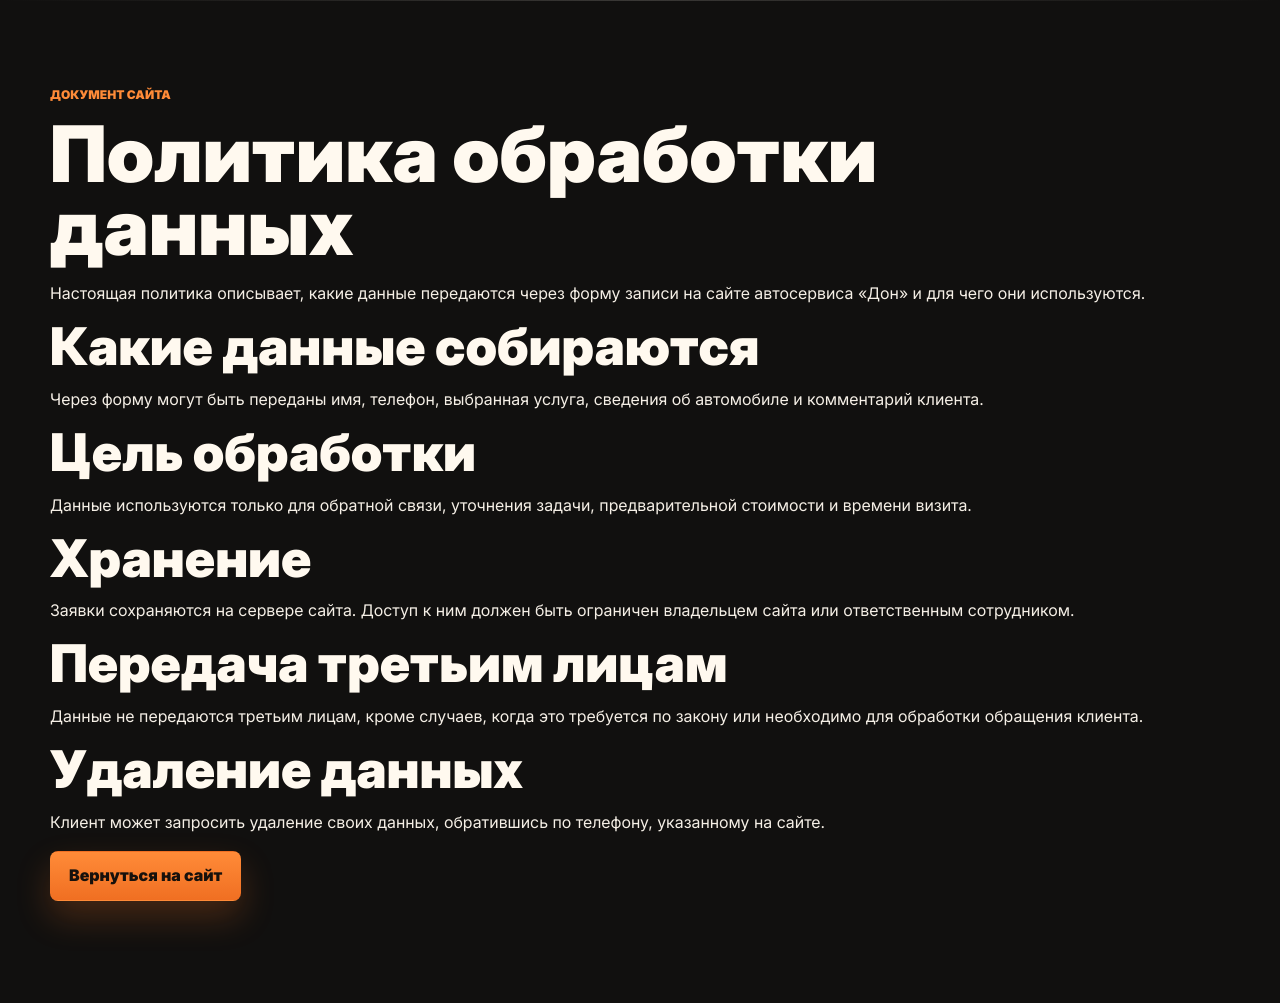
<file: privacy.html>
﻿<!doctype html>
<html lang="ru">
<head>
    <meta charset="utf-8">
    <meta name="viewport" content="width=device-width, initial-scale=1">
    <title>Политика обработки данных - Автосервис Дон</title>
    <meta name="robots" content="noindex, follow">
    <link rel="preconnect" href="https://fonts.googleapis.com">
    <link rel="preconnect" href="https://fonts.gstatic.com" crossorigin>
    <link href="https://fonts.googleapis.com/css2?family=Inter:wght@400;500;600;700;800;900&display=swap" rel="stylesheet">
    <link rel="stylesheet" href="assets/styles.css">
</head>
<body class="policy-page">
<main class="section">
    <div class="container">
        <p class="eyebrow">Документ сайта</p>
        <h1>Политика обработки данных</h1>
        <p>Настоящая политика описывает, какие данные передаются через форму записи на сайте автосервиса «Дон» и для чего они используются.</p>

        <h2>Какие данные собираются</h2>
        <p>Через форму могут быть переданы имя, телефон, выбранная услуга, сведения об автомобиле и комментарий клиента.</p>

        <h2>Цель обработки</h2>
        <p>Данные используются только для обратной связи, уточнения задачи, предварительной стоимости и времени визита.</p>

        <h2>Хранение</h2>
        <p>Заявки сохраняются на сервере сайта. Доступ к ним должен быть ограничен владельцем сайта или ответственным сотрудником.</p>

        <h2>Передача третьим лицам</h2>
        <p>Данные не передаются третьим лицам, кроме случаев, когда это требуется по закону или необходимо для обработки обращения клиента.</p>

        <h2>Удаление данных</h2>
        <p>Клиент может запросить удаление своих данных, обратившись по телефону, указанному на сайте.</p>

        <p><a class="btn btn-primary" href="index.html">Вернуться на сайт</a></p>
    </div>
</main>
</body>
</html>
</file>
<file: assets/styles.css>
:root {
    color-scheme: dark;
    --ink: #f5efe6;
    --ink-strong: #fff9ef;
    --ink-soft: #c7beb2;
    --muted: #8f877c;
    --bg: #11100f;
    --bg-deep: #090908;
    --bg-panel: #191714;
    --bg-panel-2: #211f1b;
    --line: rgba(245, 239, 230, 0.14);
    --line-strong: rgba(245, 239, 230, 0.24);
    --steel: #56606a;
    --steel-blue: #1f6f8b;
    --signal: #f06f22;
    --signal-strong: #ff8b38;
    --red: #b7352b;
    --green: #58b887;
    --amber: #e5a33a;
    --shadow: 0 28px 80px rgba(0, 0, 0, 0.46);
    --radius: 8px;
    --container: 1180px;
    --header-height: 78px;
}

* {
    box-sizing: border-box;
}

html {
    scroll-behavior: smooth;
    background: var(--bg-deep);
}

body {
    margin: 0;
    background:
        linear-gradient(90deg, rgba(255, 255, 255, 0.035) 1px, transparent 1px) 0 0 / 44px 44px,
        linear-gradient(rgba(255, 255, 255, 0.025) 1px, transparent 1px) 0 0 / 44px 44px,
        linear-gradient(135deg, rgba(240, 111, 34, 0.08), transparent 34%, rgba(31, 111, 139, 0.06)),
        var(--bg);
    color: var(--ink);
    font-family: "Inter", sans-serif;
    font-size: 16px;
    line-height: 1.55;
    text-rendering: geometricPrecision;
    overflow-x: hidden;
}

body::selection {
    background: rgba(240, 111, 34, 0.32);
    color: var(--ink-strong);
}

a {
    color: inherit;
}

button,
input,
select,
textarea {
    font: inherit;
}

button,
a {
    -webkit-tap-highlight-color: transparent;
}

img,
svg {
    display: block;
}

img {
    max-width: 100%;
}

svg {
    fill: none;
    stroke: currentColor;
    stroke-width: 2;
    stroke-linecap: round;
    stroke-linejoin: round;
}

.container {
    width: min(100% - 32px, var(--container));
    margin: 0 auto;
}

.skip-link {
    position: absolute;
    left: 16px;
    top: -64px;
    z-index: 30;
    padding: 12px 16px;
    border-radius: var(--radius);
    background: var(--signal);
    color: #120d09;
    font-weight: 900;
    transition: top 180ms ease;
}

.skip-link:focus {
    top: 16px;
}

.site-header {
    position: fixed;
    top: 12px;
    left: 16px;
    right: 16px;
    z-index: 20;
    width: min(calc(100% - 32px), var(--container));
    min-height: var(--header-height);
    display: grid;
    grid-template-columns: auto 1fr auto;
    align-items: center;
    gap: 18px;
    margin: 0 auto;
    padding: 10px;
    border: 1px solid rgba(245, 239, 230, 0.14);
    border-radius: var(--radius);
    background: rgba(15, 14, 12, 0.84);
    box-shadow: 0 16px 44px rgba(0, 0, 0, 0.38);
    backdrop-filter: blur(18px);
}

.brand {
    display: inline-flex;
    align-items: center;
    gap: 12px;
    min-height: 52px;
    color: var(--ink);
    text-decoration: none;
}

.brand-mark {
    display: grid;
    place-items: center;
    width: 54px;
    height: 42px;
    border: 1px solid rgba(240, 111, 34, 0.6);
    border-radius: 4px;
    background:
        linear-gradient(135deg, rgba(240, 111, 34, 0.22), rgba(183, 53, 43, 0.1)),
        #18110d;
    color: var(--signal-strong);
    font-size: 13px;
    font-weight: 900;
    letter-spacing: 0;
}

.brand strong,
.brand small {
    display: block;
}

.brand strong {
    font-size: 18px;
    line-height: 1;
    font-weight: 900;
}

.brand small {
    margin-top: 4px;
    color: var(--muted);
    font-size: 12px;
    font-weight: 700;
}

.main-nav {
    display: flex;
    justify-content: center;
    gap: 3px;
}

.main-nav a {
    min-height: 44px;
    display: inline-flex;
    align-items: center;
    padding: 0 12px;
    border-radius: 4px;
    color: var(--ink-soft);
    text-decoration: none;
    font-size: 13px;
    font-weight: 800;
}

.header-actions {
    display: inline-flex;
    align-items: center;
    gap: 10px;
}

.open-pill {
    min-height: 36px;
    display: inline-flex;
    align-items: center;
    padding: 0 11px;
    border: 1px solid var(--line);
    border-radius: 4px;
    background: rgba(255, 255, 255, 0.035);
    font-size: 12px;
    font-weight: 900;
    white-space: nowrap;
}

.open-pill.is-open {
    color: #89f0bd;
}

.open-pill.is-closed {
    color: #ffb3aa;
}

.btn {
    min-height: 50px;
    display: inline-flex;
    align-items: center;
    justify-content: center;
    gap: 8px;
    padding: 0 18px;
    border: 1px solid transparent;
    border-radius: var(--radius);
    cursor: pointer;
    text-decoration: none;
    font-weight: 900;
    line-height: 1.1;
}

.btn-primary {
    background:
        linear-gradient(180deg, var(--signal-strong), var(--signal)),
        var(--signal);
    color: #17110c;
    box-shadow: 0 16px 34px rgba(240, 111, 34, 0.24);
}

.btn-light {
    border-color: rgba(245, 239, 230, 0.2);
    background: rgba(245, 239, 230, 0.92);
    color: #12100e;
}

.btn-ghost {
    border-color: rgba(245, 239, 230, 0.22);
    background: rgba(245, 239, 230, 0.06);
    color: var(--ink);
}

.btn-small {
    min-height: 44px;
    padding: 0 14px;
    font-size: 13px;
}

.btn-full {
    width: 100%;
}

.hero {
    position: relative;
    min-height: 90svh;
    display: flex;
    align-items: end;
    padding: 146px 0 54px;
    overflow: hidden;
    background:
        linear-gradient(90deg, rgba(9, 9, 8, 0.94) 0%, rgba(9, 9, 8, 0.76) 38%, rgba(9, 9, 8, 0.24) 72%),
        linear-gradient(0deg, rgba(9, 9, 8, 0.92) 0%, rgba(9, 9, 8, 0.05) 55%),
        url("roadside-service-industrial.png") center / cover no-repeat;
}

.hero::before {
    content: "";
    position: absolute;
    inset: 0;
    background:
        linear-gradient(90deg, rgba(240, 111, 34, 0.22) 0 2px, transparent 2px 100%) 0 0 / 18px 100%,
        linear-gradient(0deg, rgba(255, 255, 255, 0.07), transparent 26%);
    mix-blend-mode: screen;
    opacity: 0.28;
    pointer-events: none;
}

.hero-overlay {
    position: absolute;
    inset: auto 0 0;
    height: 42%;
    background: linear-gradient(0deg, var(--bg) 0%, transparent 100%);
    pointer-events: none;
}

.hero-content {
    position: relative;
    z-index: 1;
    max-width: var(--container);
}

.eyebrow {
    margin: 0 0 12px;
    color: var(--signal-strong);
    font-size: 12px;
    font-weight: 900;
    letter-spacing: 0;
    text-transform: uppercase;
}

h1,
h2,
h3,
p {
    margin-top: 0;
}

h1 {
    max-width: 830px;
    margin-bottom: 18px;
    color: var(--ink-strong);
    font-size: 78px;
    line-height: 0.94;
    font-weight: 900;
    letter-spacing: 0;
    overflow-wrap: break-word;
}

h2 {
    margin-bottom: 14px;
    color: var(--ink-strong);
    font-size: 52px;
    line-height: 0.98;
    font-weight: 900;
    letter-spacing: 0;
}

h3 {
    margin-bottom: 8px;
    color: var(--ink-strong);
    font-size: 21px;
    line-height: 1.12;
    font-weight: 900;
    letter-spacing: 0;
}

.hero-lead {
    max-width: 710px;
    margin-bottom: 28px;
    color: var(--ink-soft);
    font-size: 20px;
    font-weight: 500;
}

.hero-actions {
    display: flex;
    flex-wrap: wrap;
    gap: 12px;
    margin-bottom: 22px;
}

.hero-service-line {
    display: flex;
    flex-wrap: wrap;
    gap: 8px;
    width: min(100%, 760px);
    margin: 0 0 18px;
}

.hero-service-line span {
    min-height: 32px;
    display: inline-flex;
    align-items: center;
    padding: 0 10px;
    border: 1px solid rgba(245, 239, 230, 0.16);
    border-radius: 4px;
    background: rgba(245, 239, 230, 0.07);
    color: var(--ink-soft);
    font-size: 12px;
    font-weight: 900;
    text-transform: uppercase;
    letter-spacing: 0;
}

.hero-facts {
    display: grid;
    grid-template-columns: repeat(4, minmax(126px, 1fr));
    gap: 1px;
    width: min(100%, 860px);
    margin: 0;
    border: 1px solid rgba(245, 239, 230, 0.16);
    border-radius: var(--radius);
    overflow: hidden;
    background: rgba(245, 239, 230, 0.12);
}

.hero-facts div {
    min-height: 96px;
    padding: 16px;
    background: rgba(17, 16, 15, 0.72);
    backdrop-filter: blur(12px);
}

.hero-facts dt {
    margin-bottom: 4px;
    color: var(--muted);
    font-size: 12px;
    font-weight: 900;
    text-transform: uppercase;
    letter-spacing: 0;
}

.hero-facts dd {
    margin: 0;
    color: var(--ink-strong);
    font-size: 17px;
    font-weight: 900;
}

.section {
    position: relative;
    padding: 86px 0;
    background: var(--bg);
}

.section::before {
    content: "";
    position: absolute;
    left: 0;
    right: 0;
    top: 0;
    height: 1px;
    background: linear-gradient(90deg, transparent, rgba(245, 239, 230, 0.18), transparent);
}

.section-tight {
    padding-top: 64px;
}

.section-muted {
    background:
        linear-gradient(135deg, rgba(31, 111, 139, 0.1), transparent 42%),
        #151412;
}

.section-accent {
    background:
        linear-gradient(135deg, rgba(183, 53, 43, 0.3), rgba(240, 111, 34, 0.16) 44%, rgba(31, 111, 139, 0.16)),
        #17110d;
}

.section-dark {
    background:
        linear-gradient(180deg, rgba(9, 9, 8, 0.4), rgba(9, 9, 8, 0.98)),
        url("roadside-service-industrial.png") center / cover no-repeat;
}

.section-heading {
    max-width: 790px;
    margin-bottom: 30px;
}

.section-heading p {
    color: var(--ink-soft);
    font-weight: 500;
}

.split-heading {
    display: grid;
    grid-template-columns: minmax(0, 1fr) minmax(260px, 390px);
    gap: 30px;
    max-width: none;
    align-items: end;
}

.intent-grid,
.popular-grid,
.process-grid,
.reviews-grid {
    display: grid;
    gap: 14px;
}

.intent-grid {
    grid-template-columns: repeat(3, 1fr);
}

.intent-card,
.service-tile,
.process-step,
.review-card,
.rating-panel,
.review-note,
.price-group,
.feature-list li,
.faq-list details,
.contact-panel,
.lead-form {
    border: 1px solid var(--line);
    border-radius: var(--radius);
    background:
        linear-gradient(180deg, rgba(255, 255, 255, 0.055), rgba(255, 255, 255, 0.018)),
        var(--bg-panel);
    box-shadow: 0 16px 42px rgba(0, 0, 0, 0.2);
}

.intent-card {
    min-height: 270px;
    padding: 24px;
    display: flex;
    flex-direction: column;
    overflow: hidden;
}

.intent-card::after,
.service-tile::after,
.process-step::after {
    content: "";
    display: block;
    width: 42px;
    height: 3px;
    margin-top: auto;
    background: linear-gradient(90deg, var(--signal), transparent);
}

.intent-icon {
    display: grid;
    place-items: center;
    width: 50px;
    height: 50px;
    margin-bottom: 20px;
    border: 1px solid rgba(240, 111, 34, 0.3);
    border-radius: var(--radius);
    background: rgba(240, 111, 34, 0.1);
    color: var(--signal-strong);
}

.intent-icon svg {
    width: 24px;
    height: 24px;
}

.intent-card p,
.service-tile p,
.process-step p,
.review-card blockquote,
.review-note p,
.faq-list p {
    color: var(--ink-soft);
}

.intent-card a,
.intent-card button,
.text-link {
    align-self: flex-start;
    min-height: 44px;
    display: inline-flex;
    align-items: center;
    margin-top: 14px;
    padding: 0;
    border: 0;
    background: transparent;
    color: var(--signal-strong);
    cursor: pointer;
    text-decoration: none;
    font-weight: 900;
}

.popular-grid {
    grid-template-columns: repeat(3, 1fr);
}

.service-tile {
    position: relative;
    min-height: 242px;
    padding: 22px;
    display: flex;
    flex-direction: column;
    overflow: hidden;
}

.service-tile > span {
    margin-bottom: 13px;
    color: var(--steel-blue);
    font-size: 12px;
    font-weight: 900;
    text-transform: uppercase;
    letter-spacing: 0;
}

.tile-bottom {
    display: flex;
    align-items: center;
    justify-content: space-between;
    gap: 12px;
    margin-top: auto;
    padding-top: 18px;
}

.tile-bottom strong,
.service-row strong {
    color: var(--ink-strong);
    white-space: nowrap;
}

.industrial-showcase {
    display: grid;
    grid-template-columns: minmax(0, 1.25fr) minmax(260px, 0.75fr);
    grid-template-rows: repeat(2, minmax(230px, 1fr));
    gap: 14px;
    margin-top: 18px;
}

.showcase-card {
    position: relative;
    min-height: 260px;
    border: 1px solid var(--line);
    border-radius: var(--radius);
    overflow: hidden;
    background: var(--bg-panel);
    box-shadow: var(--shadow);
}

.showcase-large {
    grid-row: span 2;
    min-height: 540px;
}

.showcase-card img {
    position: absolute;
    inset: 0;
    width: 100%;
    height: 100%;
    object-fit: cover;
    filter: saturate(0.92) contrast(1.08);
}

.showcase-card::after {
    content: "";
    position: absolute;
    inset: 0;
    background:
        linear-gradient(0deg, rgba(9, 9, 8, 0.94) 0%, rgba(9, 9, 8, 0.42) 52%, transparent 100%),
        linear-gradient(90deg, rgba(240, 111, 34, 0.22), transparent 46%);
}

.showcase-card > div {
    position: absolute;
    left: 22px;
    right: 22px;
    bottom: 22px;
    z-index: 1;
}

.showcase-card span {
    display: inline-flex;
    margin-bottom: 10px;
    color: var(--signal-strong);
    font-size: 12px;
    font-weight: 900;
    text-transform: uppercase;
    letter-spacing: 0;
}

.showcase-card p {
    max-width: 560px;
    margin-bottom: 0;
    color: var(--ink-soft);
}

.process-grid {
    grid-template-columns: repeat(4, 1fr);
}

.process-step {
    min-height: 250px;
    padding: 24px;
    display: flex;
    flex-direction: column;
}

.process-step span {
    display: grid;
    place-items: center;
    width: 44px;
    height: 44px;
    margin-bottom: 18px;
    border: 1px solid rgba(240, 111, 34, 0.38);
    border-radius: var(--radius);
    background: #20120b;
    color: var(--signal-strong);
    font-weight: 900;
}

.proof-strip {
    display: grid;
    grid-template-columns: repeat(4, 1fr);
    gap: 1px;
    margin-top: 18px;
    overflow: hidden;
    border: 1px solid var(--line);
    border-radius: var(--radius);
    background: var(--line);
}

.proof-strip div {
    min-height: 108px;
    display: grid;
    place-items: center;
    align-content: center;
    padding: 16px;
    background: #12110f;
}

.proof-strip strong {
    color: var(--ink-strong);
    font-size: 34px;
    line-height: 1;
    font-weight: 900;
    letter-spacing: 0;
}

.proof-strip span {
    margin-top: 5px;
    color: var(--muted);
    font-size: 12px;
    font-weight: 900;
    text-transform: uppercase;
    letter-spacing: 0;
}

.industrial-warning {
    display: grid;
    grid-template-columns: minmax(180px, 0.33fr) 1fr auto;
    gap: 18px;
    align-items: center;
    margin-top: 14px;
    padding: 18px;
    border: 1px solid rgba(240, 111, 34, 0.34);
    border-radius: var(--radius);
    background:
        linear-gradient(90deg, rgba(240, 111, 34, 0.16), rgba(245, 239, 230, 0.035)),
        #17130f;
}

.industrial-warning strong {
    color: var(--ink-strong);
    font-size: 18px;
    font-weight: 900;
}

.industrial-warning p {
    margin: 0;
    color: var(--ink-soft);
}

.industrial-warning a {
    min-height: 44px;
    display: inline-flex;
    align-items: center;
    justify-content: center;
    padding: 0 14px;
    border: 1px solid rgba(240, 111, 34, 0.45);
    border-radius: var(--radius);
    color: var(--signal-strong);
    text-decoration: none;
    font-weight: 900;
    white-space: nowrap;
}

.price-tools {
    display: grid;
    gap: 9px;
    margin-bottom: 16px;
}

.price-tools label,
.lead-form label {
    color: var(--ink-strong);
    font-weight: 900;
}

.price-tools input,
.lead-form input,
.lead-form select,
.lead-form textarea {
    width: 100%;
    min-height: 52px;
    border: 1px solid var(--line);
    border-radius: var(--radius);
    background: rgba(9, 9, 8, 0.76);
    color: var(--ink);
    padding: 0 14px;
    outline: none;
}

.price-tools input::placeholder,
.lead-form input::placeholder,
.lead-form textarea::placeholder {
    color: rgba(199, 190, 178, 0.48);
}

.lead-form textarea {
    min-height: 118px;
    padding-top: 12px;
    resize: vertical;
}

.category-chips {
    display: flex;
    flex-wrap: wrap;
    gap: 8px;
    margin: 0 0 18px;
}

.chip {
    min-height: 44px;
    padding: 0 13px;
    border: 1px solid var(--line);
    border-radius: var(--radius);
    background: rgba(255, 255, 255, 0.035);
    color: var(--ink-soft);
    cursor: pointer;
    font-weight: 900;
}

.chip.is-active {
    border-color: rgba(240, 111, 34, 0.56);
    background: rgba(240, 111, 34, 0.14);
    color: var(--signal-strong);
}

.price-list {
    display: grid;
    gap: 12px;
}

.price-group {
    overflow: hidden;
}

.price-group[hidden],
.service-row[hidden] {
    display: none;
}

.price-group summary {
    min-height: 84px;
    display: grid;
    grid-template-columns: 1fr auto;
    align-items: center;
    gap: 18px;
    padding: 17px 18px;
    cursor: pointer;
    list-style: none;
}

.price-group summary::-webkit-details-marker {
    display: none;
}

.price-group summary strong,
.price-group summary small {
    display: block;
}

.price-group summary strong {
    color: var(--ink-strong);
}

.price-group summary small {
    margin-top: 4px;
    color: var(--muted);
}

.price-range {
    color: var(--signal-strong);
    font-weight: 900;
    white-space: nowrap;
}

.service-rows {
    display: grid;
    grid-template-columns: repeat(3, minmax(0, 1fr));
    gap: 1px;
    border-top: 1px solid var(--line);
    background: rgba(245, 239, 230, 0.08);
}

.service-row {
    min-height: 112px;
    display: grid;
    align-content: space-between;
    gap: 16px;
    padding: 16px 18px;
    background:
        linear-gradient(180deg, rgba(255, 255, 255, 0.026), rgba(255, 255, 255, 0.01)),
        #181612;
}

.service-row span {
    min-width: 0;
    color: var(--ink);
    font-size: 15px;
    font-weight: 700;
    line-height: 1.32;
}

.service-row strong {
    color: var(--signal-strong);
    font-size: 15px;
    font-weight: 900;
    white-space: normal;
}

.empty-state {
    padding: 18px;
    border: 1px dashed var(--line-strong);
    border-radius: var(--radius);
    background: var(--bg-panel);
    color: var(--ink-soft);
}

.review-summary {
    display: grid;
    grid-template-columns: 280px 1fr;
    gap: 14px;
    margin-bottom: 14px;
}

.rating-panel {
    display: grid;
    place-items: center;
    align-content: center;
    padding: 24px;
    text-align: center;
}

.rating-panel strong {
    color: var(--signal-strong);
    font-size: 68px;
    line-height: 1;
    font-weight: 900;
    letter-spacing: 0;
}

.rating-panel span {
    color: var(--ink-soft);
}

.review-note {
    padding: 24px;
}

.reviews-grid {
    grid-template-columns: repeat(4, 1fr);
}

.review-card {
    min-height: 260px;
    display: flex;
    flex-direction: column;
    padding: 22px;
    margin: 0;
}

.review-card figcaption {
    display: grid;
    gap: 3px;
    margin-top: auto;
    padding-top: 18px;
}

.review-card figcaption strong {
    color: var(--ink-strong);
}

.review-card figcaption span {
    color: var(--muted);
    font-size: 13px;
    font-weight: 700;
}

.feature-list {
    display: grid;
    grid-template-columns: repeat(4, 1fr);
    gap: 10px;
    padding: 0;
    margin: 0;
    list-style: none;
}

.feature-list li {
    min-height: 66px;
    display: flex;
    align-items: center;
    gap: 10px;
    padding: 14px;
}

.feature-list svg {
    flex: 0 0 auto;
    width: 20px;
    height: 20px;
    color: var(--green);
}

.lead-layout {
    display: grid;
    grid-template-columns: minmax(0, 0.9fr) minmax(360px, 0.8fr);
    gap: 40px;
    align-items: start;
}

.lead-copy {
    position: sticky;
    top: 112px;
}

.lead-copy p {
    color: var(--ink-soft);
}

.lead-callout {
    display: inline-flex;
    align-items: center;
    gap: 12px;
    min-height: 58px;
    margin-top: 12px;
    padding: 0 16px;
    border: 1px solid rgba(240, 111, 34, 0.34);
    border-radius: var(--radius);
    background: rgba(240, 111, 34, 0.1);
}

.lead-callout strong {
    color: var(--ink-strong);
}

.lead-callout a {
    color: var(--signal-strong);
    font-weight: 900;
}

.lead-form {
    display: grid;
    gap: 11px;
    padding: 24px;
}

.checkbox-line {
    display: grid;
    grid-template-columns: 22px 1fr;
    gap: 10px;
    align-items: start;
    color: var(--ink-soft);
    font-weight: 500;
}

.checkbox-line input {
    width: 20px;
    min-height: 20px;
    margin: 2px 0 0;
    accent-color: var(--signal);
}

.form-message {
    padding: 13px;
    border-radius: var(--radius);
    font-weight: 800;
}

.form-message p {
    margin: 0;
}

.form-message.success {
    border: 1px solid rgba(88, 184, 135, 0.34);
    background: rgba(88, 184, 135, 0.12);
    color: #9af0c5;
}

.form-message.error {
    border: 1px solid rgba(183, 53, 43, 0.42);
    background: rgba(183, 53, 43, 0.14);
    color: #ffb3aa;
}

.form-footnote {
    margin: 0;
    color: var(--muted);
    font-size: 13px;
}

.hidden-field {
    position: absolute;
    width: 1px;
    height: 1px;
    overflow: hidden;
    clip: rect(0, 0, 0, 0);
    white-space: nowrap;
}

.faq-layout {
    display: grid;
    grid-template-columns: minmax(260px, 0.45fr) 1fr;
    gap: 32px;
}

.faq-list {
    display: grid;
    gap: 10px;
}

.faq-list summary {
    min-height: 60px;
    display: flex;
    align-items: center;
    padding: 15px 16px;
    cursor: pointer;
    color: var(--ink-strong);
    font-weight: 900;
}

.faq-list p {
    margin: 0;
    padding: 0 16px 16px;
}

.contacts-layout {
    display: grid;
    grid-template-columns: 1fr minmax(300px, 430px);
    gap: 38px;
    align-items: start;
}

address {
    max-width: 650px;
    color: var(--ink);
    font-style: normal;
    font-size: 22px;
    font-weight: 700;
}

.route-note {
    max-width: 650px;
    color: var(--ink-soft);
}

.contact-panel {
    display: grid;
    gap: 12px;
    padding: 24px;
    background: rgba(9, 9, 8, 0.72);
    backdrop-filter: blur(10px);
}

.contact-phone {
    color: var(--ink-strong);
    font-size: 31px;
    font-weight: 900;
    letter-spacing: 0;
    text-decoration: none;
}

.status-open {
    color: #9af0c5;
    font-weight: 900;
}

.status-closed {
    color: #ffb3aa;
    font-weight: 900;
}

.contact-actions {
    display: flex;
    flex-wrap: wrap;
    gap: 10px;
    margin-top: 6px;
}

.site-footer {
    padding: 26px 0 88px;
    border-top: 1px solid var(--line);
    background: #080807;
    color: var(--muted);
}

.footer-inner {
    display: flex;
    justify-content: space-between;
    gap: 18px;
}

.footer-inner p {
    margin: 0;
}

.footer-inner a {
    color: var(--ink);
}

.mobile-cta {
    position: fixed;
    left: 10px;
    right: 10px;
    bottom: 10px;
    z-index: 24;
    display: none;
    grid-template-columns: 1fr 1fr 1fr;
    gap: 6px;
    padding: 6px;
    border: 1px solid rgba(245, 239, 230, 0.18);
    border-radius: var(--radius);
    background: rgba(15, 14, 12, 0.96);
}

.mobile-cta a {
    min-height: 48px;
    display: inline-flex;
    align-items: center;
    justify-content: center;
    border-radius: var(--radius);
    background: rgba(245, 239, 230, 0.08);
    color: var(--ink);
    text-decoration: none;
    font-weight: 900;
}

.mobile-cta a:first-child {
    background: var(--signal);
    color: #17110c;
}

.policy-page {
    background: var(--bg);
}

:focus-visible {
    outline: 3px solid rgba(240, 111, 34, 0.58);
    outline-offset: 3px;
}

@media (min-width: 761px) {
    .main-nav a,
    .btn,
    .intent-card,
    .service-tile,
    .process-step,
    .showcase-card,
    .review-card,
    .feature-list li,
    .price-group,
    .chip,
    .intent-card a,
    .intent-card button,
    .text-link,
    .industrial-warning a,
    .lead-form input,
    .lead-form select,
    .lead-form textarea {
        transition:
            transform 220ms ease,
            border-color 220ms ease,
            background 220ms ease,
            color 220ms ease,
            box-shadow 220ms ease,
            opacity 220ms ease,
            filter 220ms ease;
    }

    .main-nav a:hover,
    .main-nav a:focus-visible {
        background: rgba(240, 111, 34, 0.12);
        color: var(--signal-strong);
    }

    .btn:hover,
    .btn:focus-visible,
    .industrial-warning a:hover,
    .industrial-warning a:focus-visible {
        transform: translateY(-2px);
        box-shadow: 0 18px 38px rgba(0, 0, 0, 0.34);
    }

    .intent-card:hover,
    .service-tile:hover,
    .process-step:hover,
    .review-card:hover,
    .feature-list li:hover {
        transform: translateY(-4px);
        border-color: rgba(240, 111, 34, 0.34);
        box-shadow: 0 22px 58px rgba(0, 0, 0, 0.34);
    }

    .showcase-card:hover {
        transform: translateY(-5px);
        border-color: rgba(240, 111, 34, 0.4);
    }

    .showcase-card:hover img {
        filter: saturate(1.02) contrast(1.12);
        transform: scale(1.025);
    }

    .chip:hover,
    .chip:focus-visible {
        border-color: var(--signal);
        background: var(--signal);
        color: #17110c;
    }

    .intent-card a:hover,
    .intent-card button:hover,
    .text-link:hover {
        color: var(--ink-strong);
    }

    .price-tools input:focus,
    .lead-form input:focus,
    .lead-form select:focus,
    .lead-form textarea:focus {
        border-color: rgba(240, 111, 34, 0.72);
        box-shadow: 0 0 0 4px rgba(240, 111, 34, 0.16);
    }

    .reveal-item {
        opacity: 0;
        transform: translateY(18px);
    }

    .reveal-item.is-visible {
        opacity: 1;
        transform: translateY(0);
    }
}

@media (prefers-reduced-motion: reduce) {
    *,
    *::before,
    *::after {
        scroll-behavior: auto;
        transition-duration: 1ms !important;
        animation-duration: 1ms !important;
        animation-iteration-count: 1 !important;
    }
}

@media (max-width: 1080px) {
    h1 {
        font-size: 46px;
        line-height: 1.04;
    }

    h2 {
        font-size: 36px;
    }

    .site-header {
        grid-template-columns: auto auto;
    }

    .main-nav {
        display: none;
    }

    .header-actions {
        display: none;
    }

    .popular-grid,
    .process-grid,
    .reviews-grid,
    .feature-list {
        grid-template-columns: repeat(2, 1fr);
    }

    .intent-grid,
    .lead-layout,
    .faq-layout,
    .contacts-layout {
        grid-template-columns: 1fr;
    }

    .industrial-showcase {
        grid-template-columns: 1fr;
        grid-template-rows: none;
    }

    .showcase-large {
        grid-row: auto;
        min-height: 440px;
    }

    .lead-copy {
        position: static;
    }

    .industrial-warning {
        grid-template-columns: 1fr;
    }

    .service-rows {
        grid-template-columns: repeat(2, minmax(0, 1fr));
    }
}

@media (max-width: 760px) {
    :root {
        --header-height: 66px;
    }

    *,
    *::before,
    *::after {
        transition: none !important;
        animation: none !important;
        transform: none !important;
        scroll-behavior: auto !important;
    }

    .container {
        width: min(100% - 24px, var(--container));
    }

    .site-header {
        top: 8px;
        left: 8px;
        right: 8px;
        width: calc(100% - 16px);
        grid-template-columns: 1fr auto;
        gap: 10px;
        padding: 8px;
    }

    .brand-mark {
        width: 46px;
        height: 38px;
        font-size: 11px;
    }

    .brand small,
    .open-pill {
        display: none;
    }

    .hero {
        min-height: 88svh;
        align-items: end;
        padding: 124px 0 112px;
        background:
            linear-gradient(180deg, rgba(9, 9, 8, 0.35) 0%, rgba(9, 9, 8, 0.84) 48%, rgba(9, 9, 8, 0.98) 100%),
            url("roadside-service-industrial.png") 57% center / cover no-repeat;
    }

    h1 {
        font-size: 33px;
        line-height: 1.04;
        letter-spacing: 0;
    }

    h2 {
        font-size: 30px;
        line-height: 1.02;
    }

    h3 {
        font-size: 19px;
    }

    .hero-lead {
        font-size: 16px;
    }

    .hero-actions {
        display: grid;
        grid-template-columns: 1fr;
    }

    .hero-service-line {
        display: none;
    }

    .hero-facts {
        grid-template-columns: repeat(2, 1fr);
    }

    .section {
        padding: 58px 0;
    }

    .split-heading,
    .review-summary {
        grid-template-columns: 1fr;
    }

    .popular-grid,
    .process-grid,
    .reviews-grid,
    .feature-list {
        grid-template-columns: 1fr;
    }

    .intent-card,
    .service-tile,
    .process-step {
        min-height: auto;
    }

    .showcase-card,
    .showcase-large {
        min-height: 330px;
    }

    .service-row {
        min-height: 96px;
        padding: 14px;
    }

    .service-rows {
        grid-template-columns: 1fr;
    }

    .price-group summary {
        grid-template-columns: 1fr;
        gap: 8px;
        padding: 15px;
    }

    .price-range {
        white-space: normal;
    }

    .lead-layout {
        gap: 24px;
    }

    .lead-form {
        padding: 16px;
    }

    .contact-phone {
        font-size: 25px;
    }

    .footer-inner {
        flex-direction: column;
    }

    .mobile-cta {
        display: none;
    }

    .mobile-cta.is-active {
        display: grid;
    }
}

@media (max-width: 520px) {
    .container {
        width: min(100% - 24px, 366px);
        margin-left: 12px;
        margin-right: auto;
    }

    .site-header {
        right: auto;
        width: min(calc(100% - 16px), 374px);
    }

    .mobile-cta {
        right: auto;
        width: min(calc(100% - 20px), 370px);
    }
}

@media (max-width: 420px) {

    .brand strong {
        font-size: 17px;
    }

    .header-actions .btn {
        min-width: 98px;
        padding: 0 10px;
    }

    h1 {
        font-size: 30px;
    }

    h2 {
        font-size: 27px;
    }

    .hero-facts {
        grid-template-columns: 1fr;
    }

    .proof-strip {
        grid-template-columns: 1fr;
    }

    .mobile-cta a {
        font-size: 14px;
    }
}
</file>
